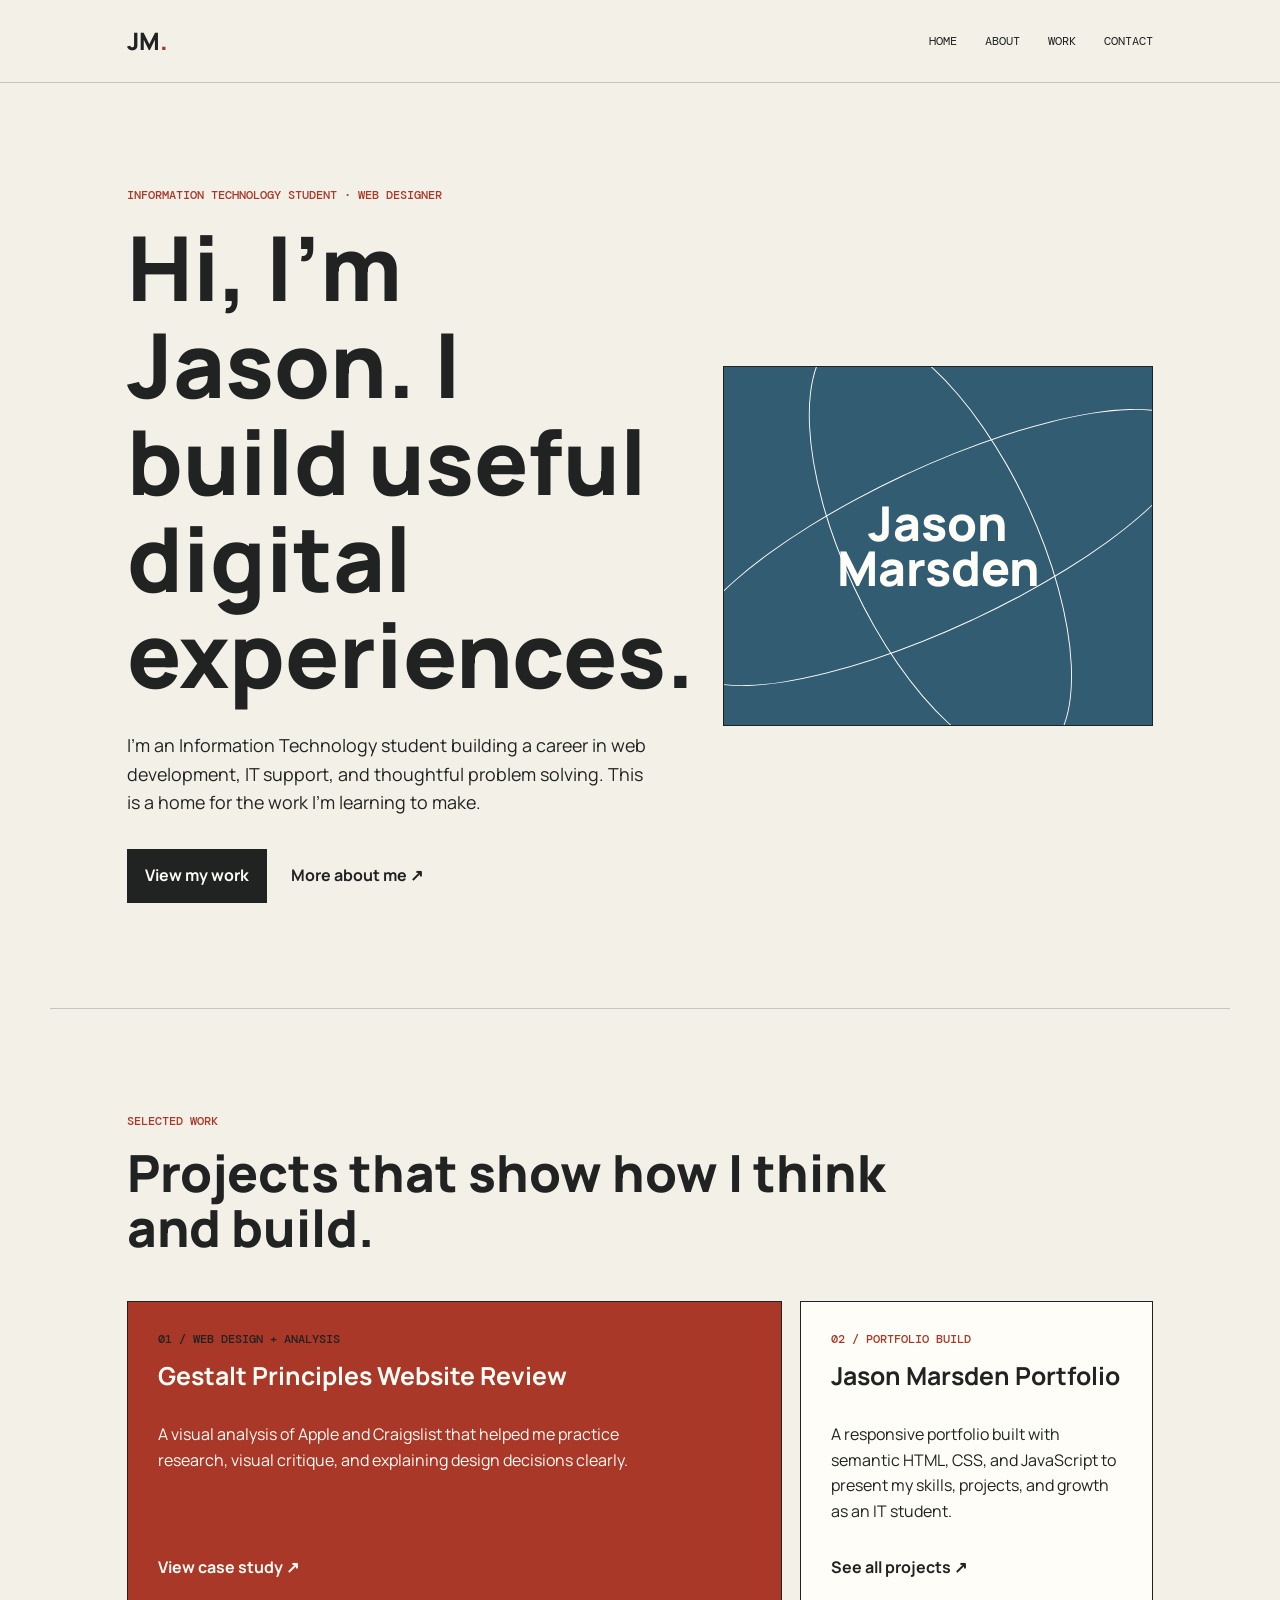
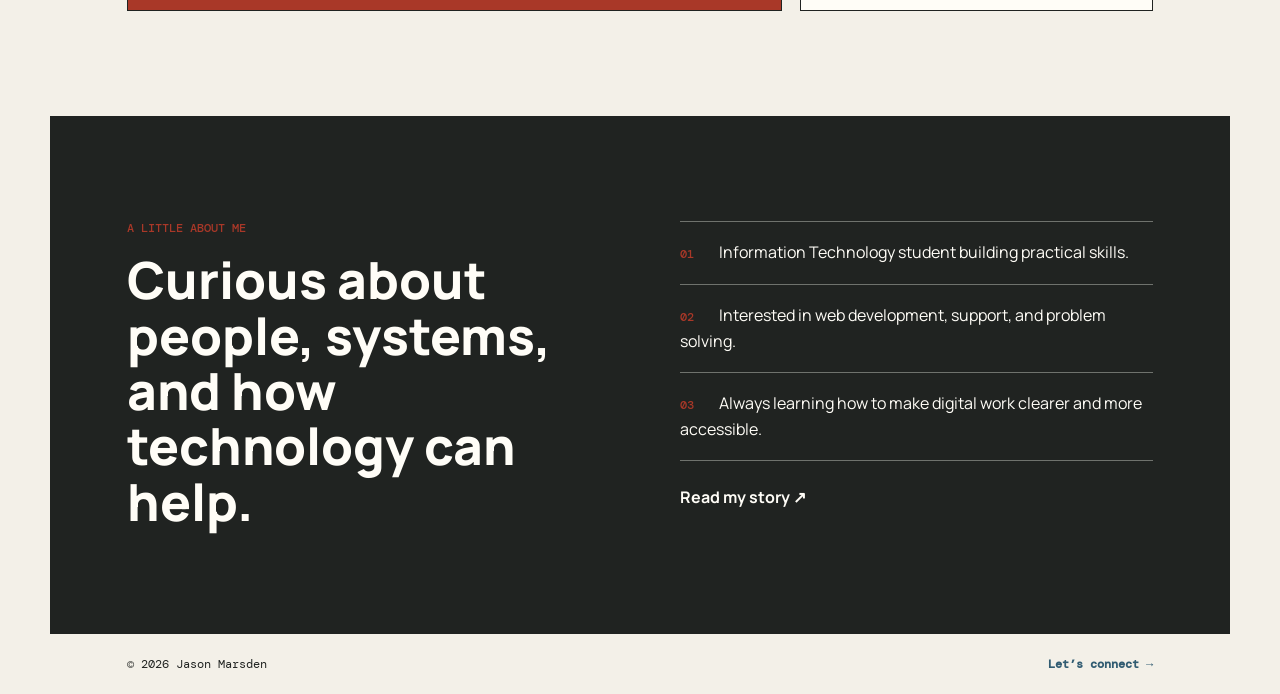
<file: index.html>
<!DOCTYPE html>
<html lang="en">
  <head>
    <meta charset="UTF-8" />
    <meta name="viewport" content="width=device-width, initial-scale=1.0" />
    <meta name="description" content="Jason Marsden's design and web development portfolio." />
    <title>Jason Marsden | Portfolio</title>
    <link rel="stylesheet" href="styles.css" />
    <script src="script.js" defer></script>
  </head>
  <body>
    <header class="site-header">
      <div class="site-header-inner">
        <a class="brand" href="index.html" aria-label="Jason Marsden home">JM<span>.</span></a>
        <button class="nav-toggle" type="button" aria-expanded="false" aria-controls="primary-nav">Menu</button>
        <nav id="primary-nav" aria-label="Primary navigation">
          <a href="index.html" aria-current="page">Home</a>
          <a href="about.html">About</a>
          <a href="projects.html">Work</a>
          <a href="contact.html">Contact</a>
        </nav>
      </div>
    </header>

    <main>
      <section class="hero" aria-labelledby="intro-title">
        <div class="hero-copy">
          <p class="eyebrow">Information technology student · web designer</p>
          <h1 id="intro-title">Hi, I’m Jason. I build useful digital experiences.</h1>
          <p class="hero-summary">I’m an Information Technology student building a career in web development, IT support, and thoughtful problem solving. This is a home for the work I’m learning to make.</p>
          <div class="hero-actions">
            <a class="button button-primary" href="projects.html">View my work</a>
            <a class="text-link" href="about.html">More about me <span aria-hidden="true">↗</span></a>
          </div>
        </div>
        <div class="hero-mark" aria-label="Abstract composition representing connected ideas" role="img">
          <div class="orbit orbit-one"></div>
          <div class="orbit orbit-two"></div>
          <div class="mark-core">Jason<br />Marsden</div>
        </div>
      </section>

      <section id="work" class="work-section" aria-labelledby="work-title">
        <div class="section-heading">
          <p class="eyebrow">Selected work</p>
          <h2 id="work-title">Projects that show how I think and build.</h2>
        </div>
        <div class="project-grid">
          <article class="project-card project-card-featured">
            <p class="project-number">01 / Web design + analysis</p>
            <h3>Gestalt Principles Website Review</h3>
            <p>A visual analysis of Apple and Craigslist that helped me practice research, visual critique, and explaining design decisions clearly.</p>
            <a class="card-link" href="gestalt-report.html">View case study <span aria-hidden="true">↗</span></a>
          </article>
          <article class="project-card project-card-secondary">
            <p class="project-number">02 / Portfolio build</p>
            <h3>Jason Marsden Portfolio</h3>
            <p>A responsive portfolio built with semantic HTML, CSS, and JavaScript to present my skills, projects, and growth as an IT student.</p>
            <a class="card-link" href="projects.html">See all projects <span aria-hidden="true">↗</span></a>
          </article>
        </div>
      </section>

      <section class="about-section" aria-labelledby="about-title">
        <div>
          <p class="eyebrow">A little about me</p>
          <h2 id="about-title">Curious about people, systems, and how technology can help.</h2>
        </div>
        <div class="principles">
          <p><strong>01</strong> Information Technology student building practical skills.</p>
          <p><strong>02</strong> Interested in web development, support, and problem solving.</p>
          <p><strong>03</strong> Always learning how to make digital work clearer and more accessible.</p>
          <a class="about-link" href="about.html">Read my story <span aria-hidden="true">↗</span></a>
        </div>
      </section>
    </main>

    <footer class="site-footer">
      <p>© 2026 Jason Marsden</p>
      <a href="contact.html">Let’s connect <span aria-hidden="true">→</span></a>
    </footer>
  </body>
</html>
</file>
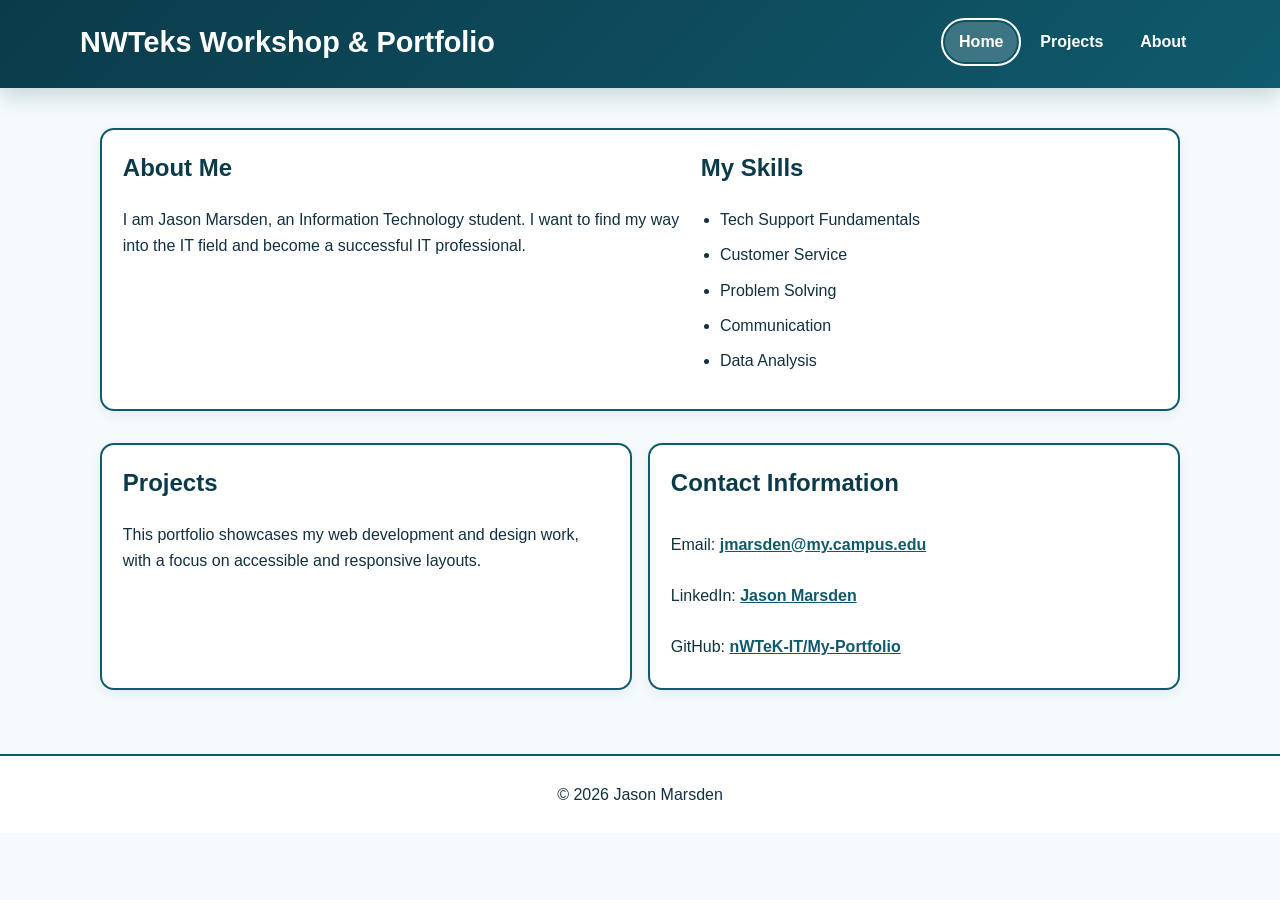
<file: .vscode/index.html>
<!DOCTYPE html>
<html lang="en">
<head>
  <meta charset="UTF-8">
  <meta name="viewport" content="width=device-width, initial-scale=1.0">
  <meta name="description" content="Jason Marsden's accessible IT portfolio and project showcase.">
  <title>My IT Portfolio</title>
  <link rel="stylesheet" href="Scheme.css">
</head>
<body>
  <a class="skip-link" href="#main-content">Skip to main content</a>
  <header class="page-header">
    <div class="header-content">
      <a class="brand-link" href="index.html"><h1>NWTeks Workshop & Portfolio</h1></a>
      <nav class="site-nav" aria-label="Primary">
        <a href="index.html" aria-current="page">Home</a>
        <a href="Projects.html">Projects</a>
        <a href="About.html">About</a>
      </nav>
    </div>
  </header>

  <main id="main-content" class="container">
    <section class="hero-card" aria-labelledby="skills-heading">
      <div>
        <h2 id="skills-heading">About Me</h2>
        <p>I am Jason Marsden, an Information Technology student. I want to find my way into the IT field and become a successful IT professional.</p>
      </div>
      <div>
        <h2>My Skills</h2>
        <ul>
          <li>Tech Support Fundamentals</li>
          <li>Customer Service</li>
          <li>Problem Solving</li>
          <li>Communication</li>
          <li>Data Analysis</li>
        </ul>
      </div>
    </section>

    <section class="content-grid" aria-label="Portfolio highlights">
      <article class="card">
        <h2>Projects</h2>
        <p>This portfolio showcases my web development and design work, with a focus on accessible and responsive layouts.</p>
      </article>
      <article class="card" id="contact" aria-labelledby="contact-heading">
        <h2 id="contact-heading">Contact Information</h2>
        <div class="contact-list">
          <p>Email: <a href="mailto:jmarsden@my.campus.edu" aria-label="Email Jason Marsden">jmarsden@my.campus.edu</a></p>
          <p>LinkedIn: <a href="https://www.linkedin.com/in/jason-marsden-1817a7401/" target="_blank" rel="noreferrer" aria-label="Visit Jason Marsden on LinkedIn">Jason Marsden</a></p>
          <p>GitHub: <a href="https://github.com/nWTeK-IT/My-Portfolio" target="_blank" rel="noreferrer" aria-label="Visit Jason's GitHub portfolio">nWTeK-IT/My-Portfolio</a></p>
        </div>
      </article>
    </section>
  </main>

  <footer>
    <p>© 2026 Jason Marsden</p>
  </footer>
</body>
</html>
</file>
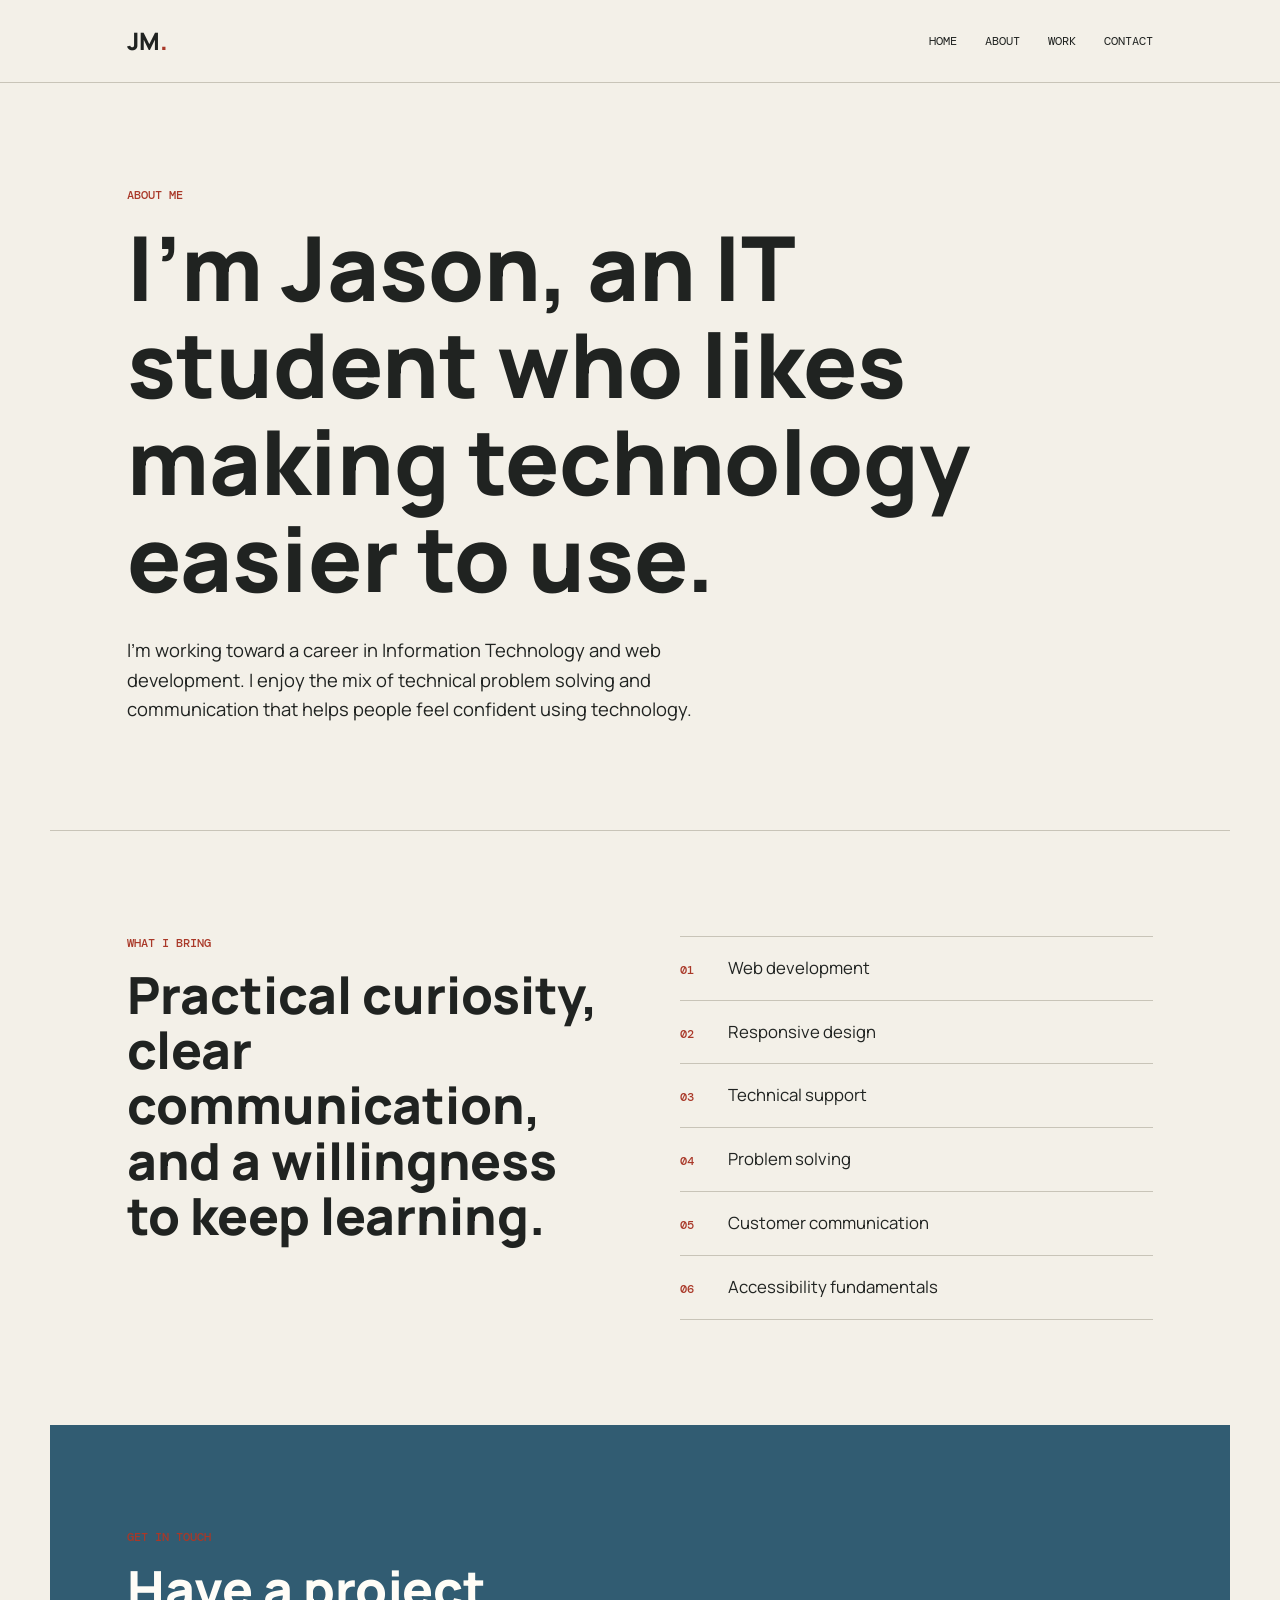
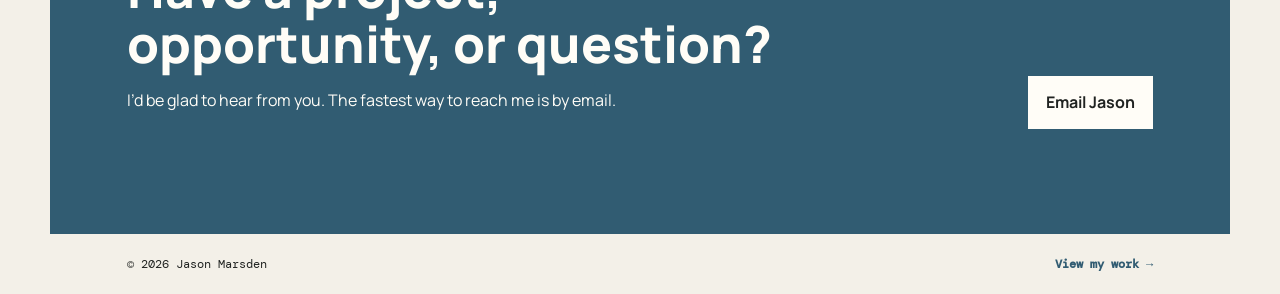
<file: about.html>
<!DOCTYPE html>
<html lang="en">
  <head>
    <meta charset="UTF-8" />
    <meta name="viewport" content="width=device-width, initial-scale=1.0" />
    <meta name="description" content="Learn about Jason Marsden, an Information Technology student and web designer." />
    <title>About Jason | Jason Marsden</title>
    <link rel="stylesheet" href="styles.css" />
    <script src="script.js" defer></script>
  </head>
  <body>
    <header class="site-header">
      <div class="site-header-inner">
        <a class="brand" href="index.html" aria-label="Jason Marsden home">JM<span>.</span></a>
        <button class="nav-toggle" type="button" aria-expanded="false" aria-controls="primary-nav">Menu</button>
        <nav id="primary-nav" aria-label="Primary navigation">
          <a href="index.html">Home</a>
          <a href="about.html" aria-current="page">About</a>
          <a href="projects.html">Work</a>
          <a href="contact.html">Contact</a>
        </nav>
      </div>
    </header>

    <main>
      <section class="page-intro" aria-labelledby="about-title">
        <p class="eyebrow">About me</p>
        <h1 id="about-title">I’m Jason, an IT student who likes making technology easier to use.</h1>
        <p class="intro-copy">I’m working toward a career in Information Technology and web development. I enjoy the mix of technical problem solving and communication that helps people feel confident using technology.</p>
      </section>

      <section class="about-content" aria-label="About Jason">
        <div>
          <p class="eyebrow">What I bring</p>
          <h2>Practical curiosity, clear communication, and a willingness to keep learning.</h2>
        </div>
        <div class="skill-list">
          <p><strong>01</strong> Web development</p>
          <p><strong>02</strong> Responsive design</p>
          <p><strong>03</strong> Technical support</p>
          <p><strong>04</strong> Problem solving</p>
          <p><strong>05</strong> Customer communication</p>
          <p><strong>06</strong> Accessibility fundamentals</p>
        </div>
      </section>

      <section id="contact" class="contact-section" aria-labelledby="contact-title">
        <div>
          <p class="eyebrow">Get in touch</p>
          <h2 id="contact-title">Have a project, opportunity, or question?</h2>
          <p>I’d be glad to hear from you. The fastest way to reach me is by email.</p>
        </div>
        <a class="button button-primary" href="mailto:jmarsden@my.campus.edu">Email Jason</a>
      </section>
    </main>

    <footer class="site-footer">
      <p>© 2026 Jason Marsden</p>
      <a href="projects.html">View my work <span aria-hidden="true">→</span></a>
    </footer>
  </body>
</html>
</file>
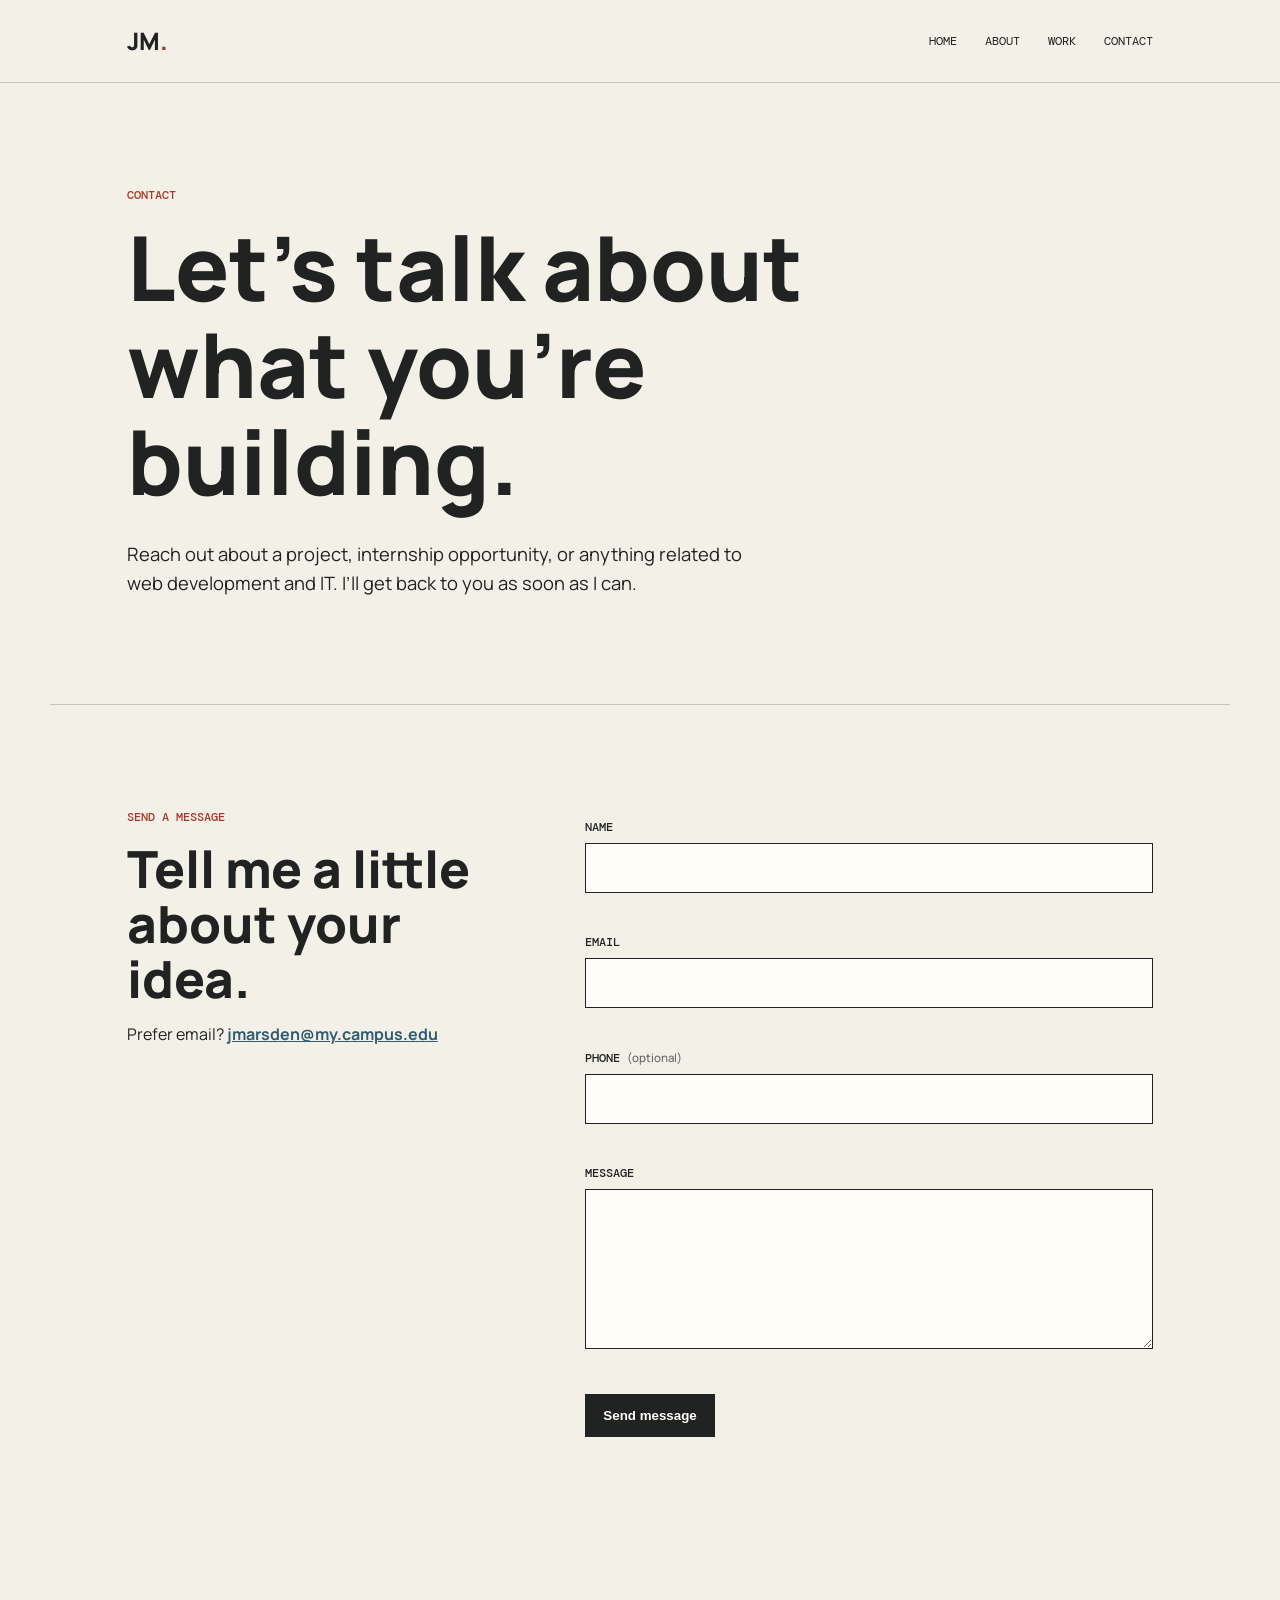
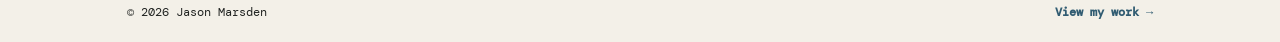
<file: contact.html>
<!DOCTYPE html>
<html lang="en">
  <head>
    <meta charset="UTF-8" />
    <meta name="viewport" content="width=device-width, initial-scale=1.0" />
    <meta name="description" content="Contact Jason Marsden about projects, opportunities, and technology." />
    <title>Contact | Jason Marsden</title>
    <link rel="stylesheet" href="styles.css" />
    <script src="script.js" defer></script>
  </head>
  <body>
    <header class="site-header">
      <div class="site-header-inner">
        <a class="brand" href="index.html" aria-label="Jason Marsden home">JM<span>.</span></a>
        <button class="nav-toggle" type="button" aria-expanded="false" aria-controls="primary-nav">Menu</button>
        <nav id="primary-nav" aria-label="Primary navigation">
          <a href="index.html">Home</a>
          <a href="about.html">About</a>
          <a href="projects.html">Work</a>
          <a href="contact.html" aria-current="page">Contact</a>
        </nav>
      </div>
    </header>

    <main>
      <section class="page-intro" aria-labelledby="contact-page-title">
        <p class="eyebrow">Contact</p>
        <h1 id="contact-page-title">Let’s talk about what you’re building.</h1>
        <p class="intro-copy">Reach out about a project, internship opportunity, or anything related to web development and IT. I’ll get back to you as soon as I can.</p>
      </section>

      <section class="contact-form-section" aria-labelledby="form-title">
        <div>
          <p class="eyebrow">Send a message</p>
          <h2 id="form-title">Tell me a little about your idea.</h2>
          <p class="contact-direct">Prefer email? <a href="mailto:jmarsden@my.campus.edu">jmarsden@my.campus.edu</a></p>
        </div>
        <form id="contact-form" class="portfolio-form" novalidate>
          <label for="name">Name</label>
          <input id="name" name="name" type="text" autocomplete="name" aria-describedby="name-error" required />
          <p id="name-error" class="form-error" aria-live="polite"></p>

          <label for="email">Email</label>
          <input id="email" name="email" type="email" autocomplete="email" aria-describedby="email-error" required />
          <p id="email-error" class="form-error" aria-live="polite"></p>

          <label for="phone">Phone <span>(optional)</span></label>
          <input id="phone" name="phone" type="tel" autocomplete="tel" aria-describedby="phone-error" />
          <p id="phone-error" class="form-error" aria-live="polite"></p>

          <label for="message">Message</label>
          <textarea id="message" name="message" rows="6" aria-describedby="message-error" required></textarea>
          <p id="message-error" class="form-error" aria-live="polite"></p>

          <button class="button button-primary" type="submit">Send message</button>
          <p id="form-success" class="form-success" aria-live="polite"></p>
        </form>
      </section>
    </main>

    <footer class="site-footer">
      <p>© 2026 Jason Marsden</p>
      <a href="projects.html">View my work <span aria-hidden="true">→</span></a>
    </footer>
  </body>
</html>
</file>
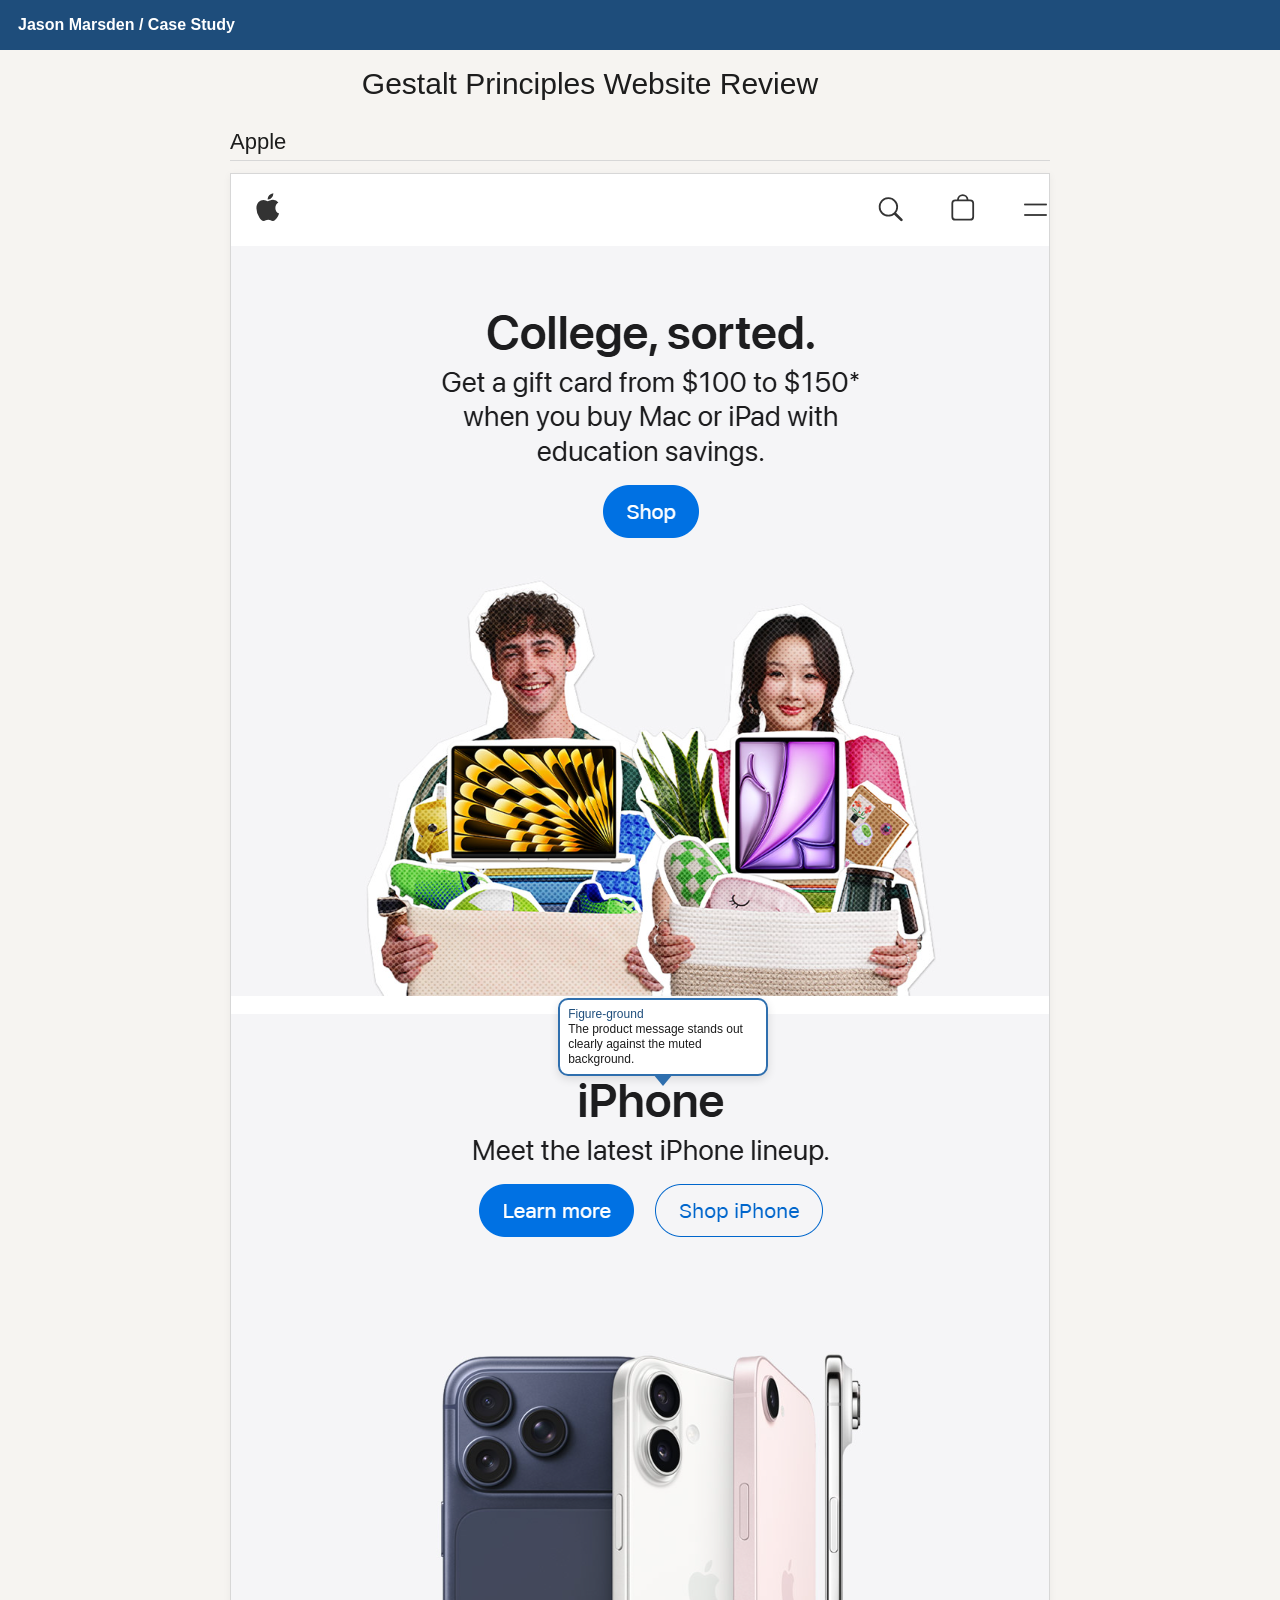
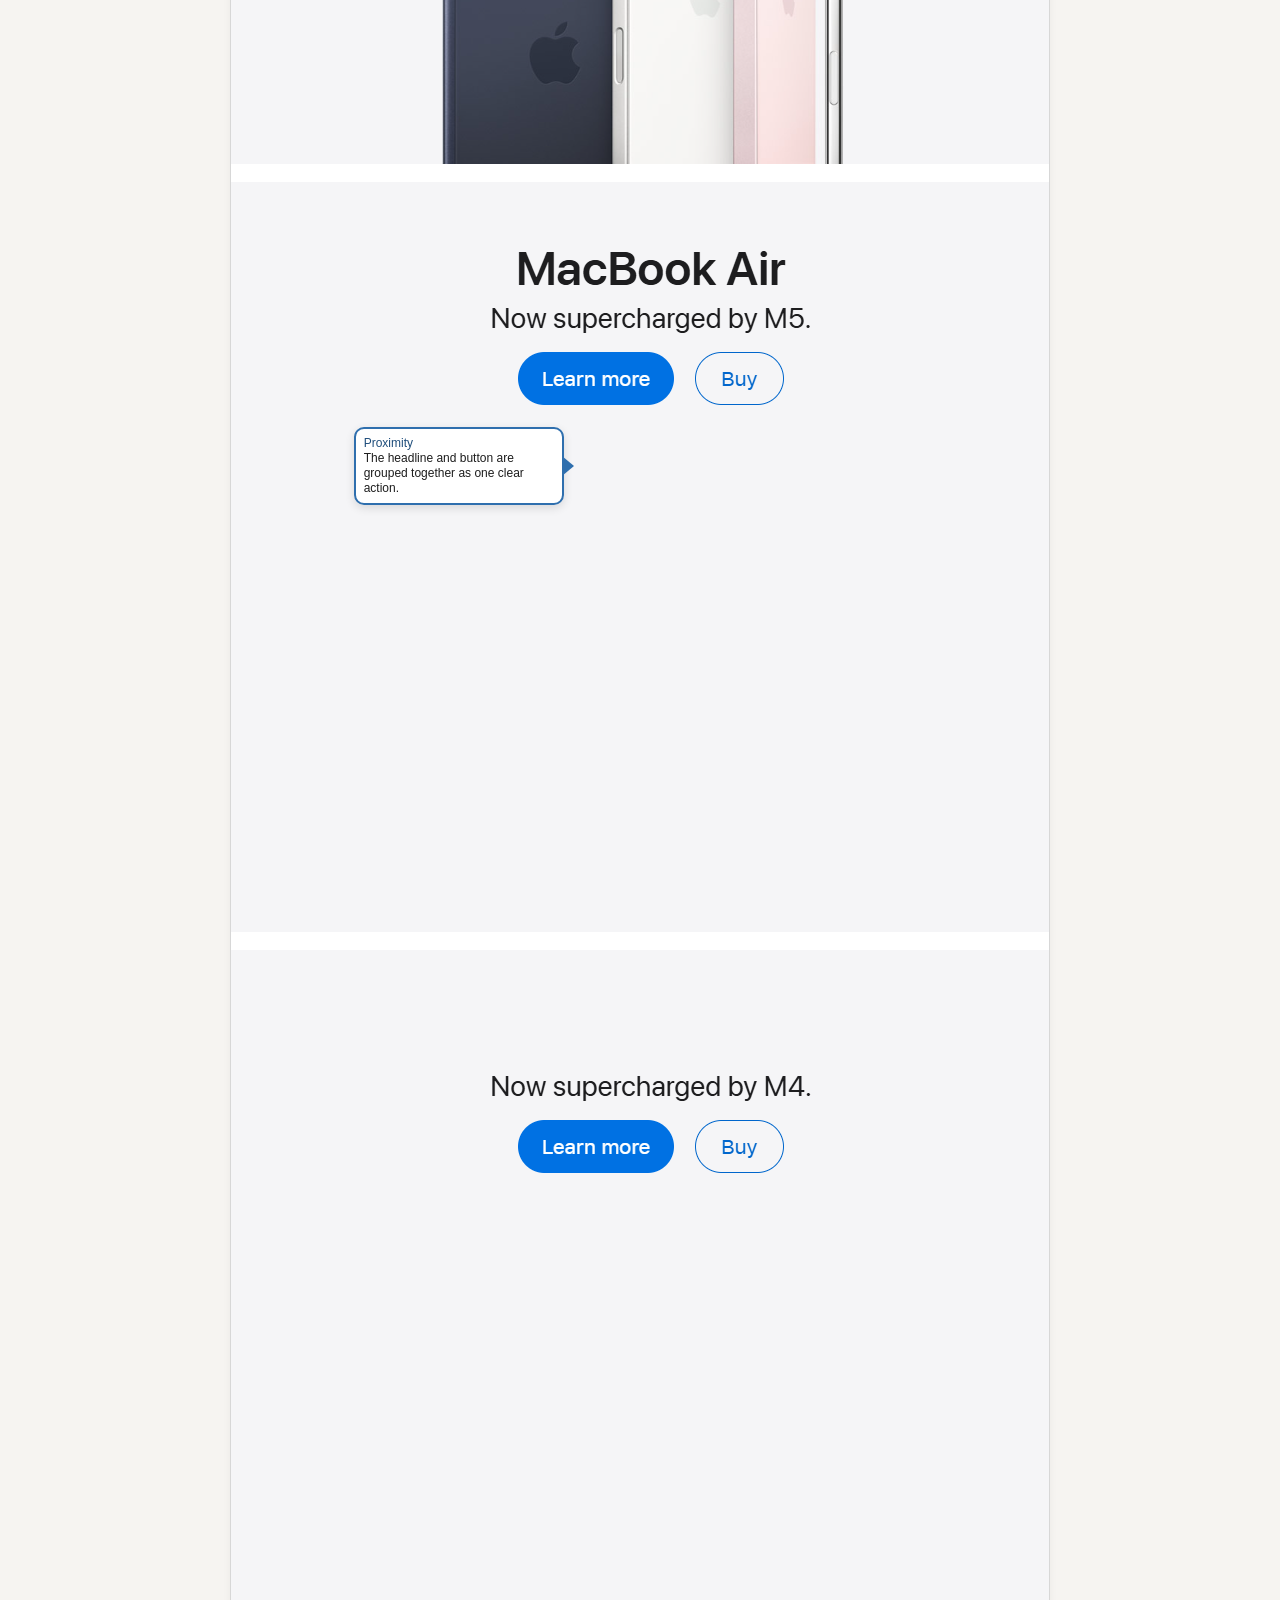
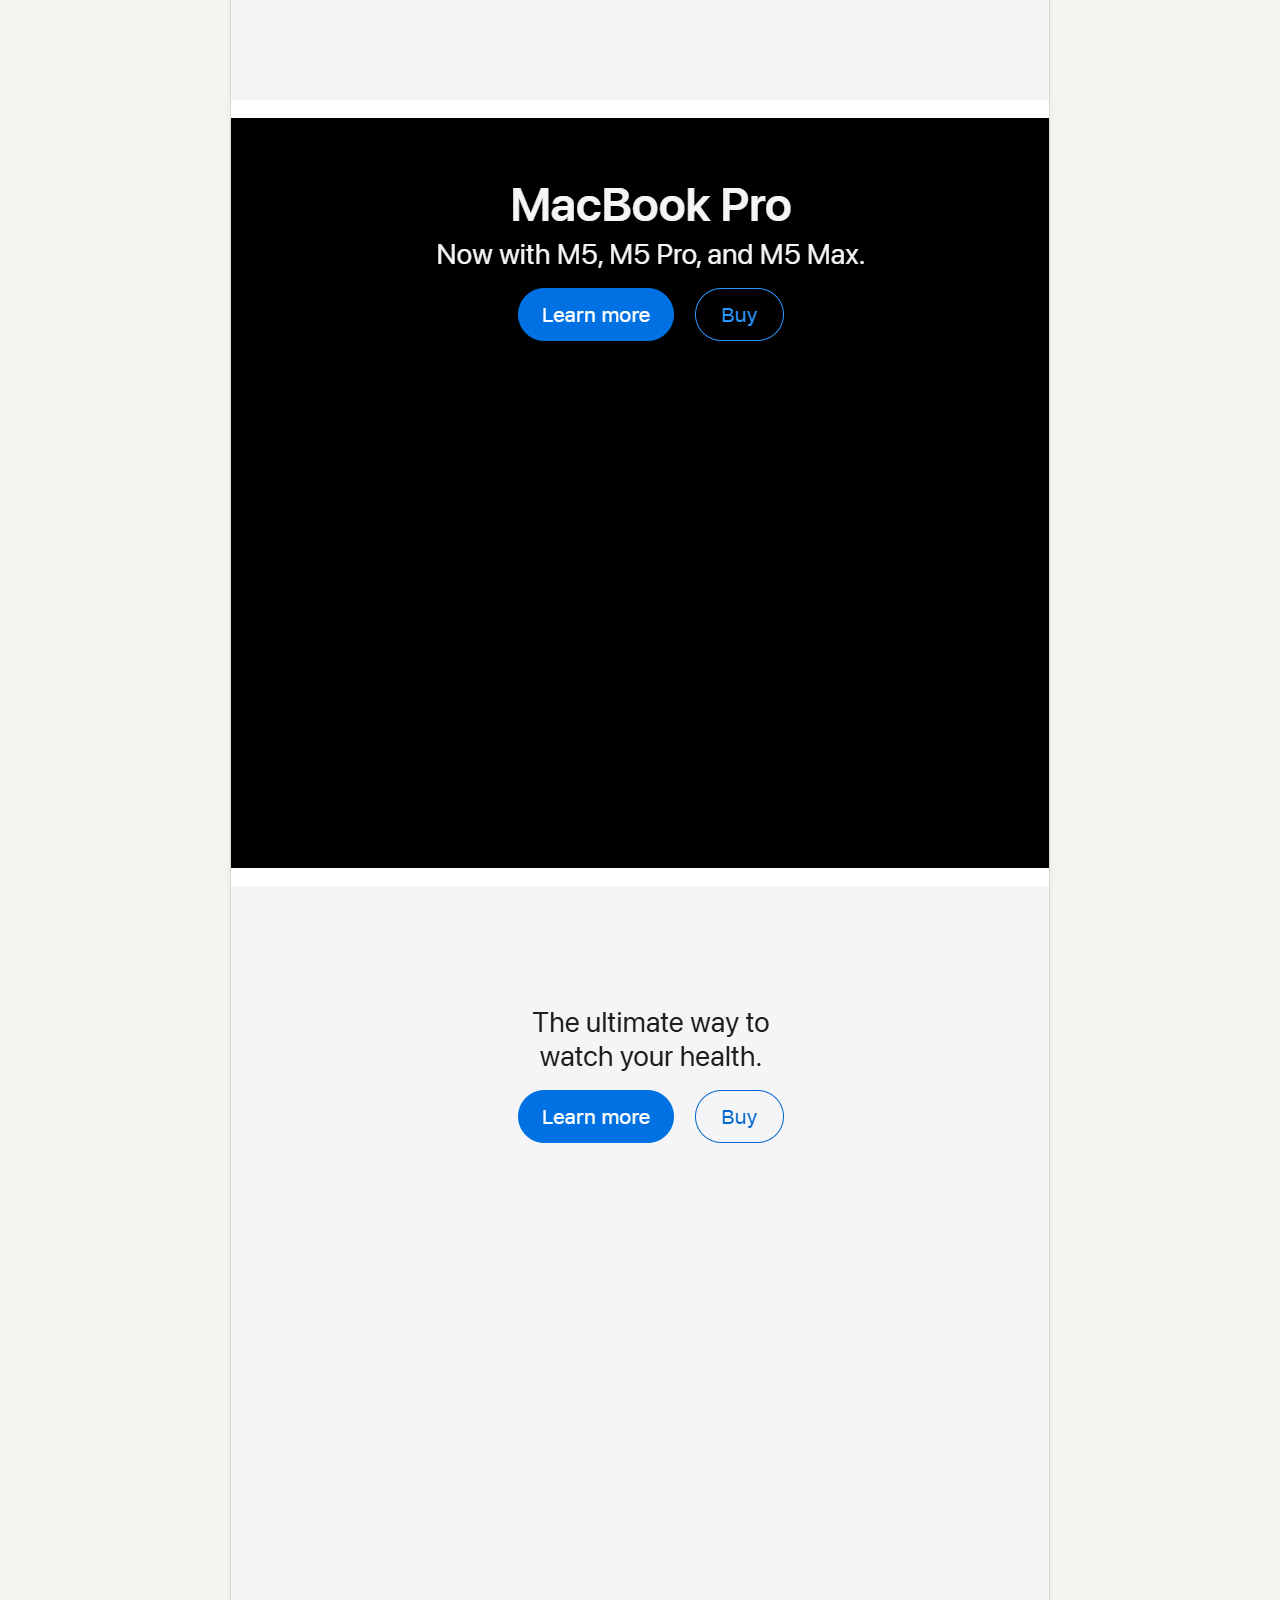
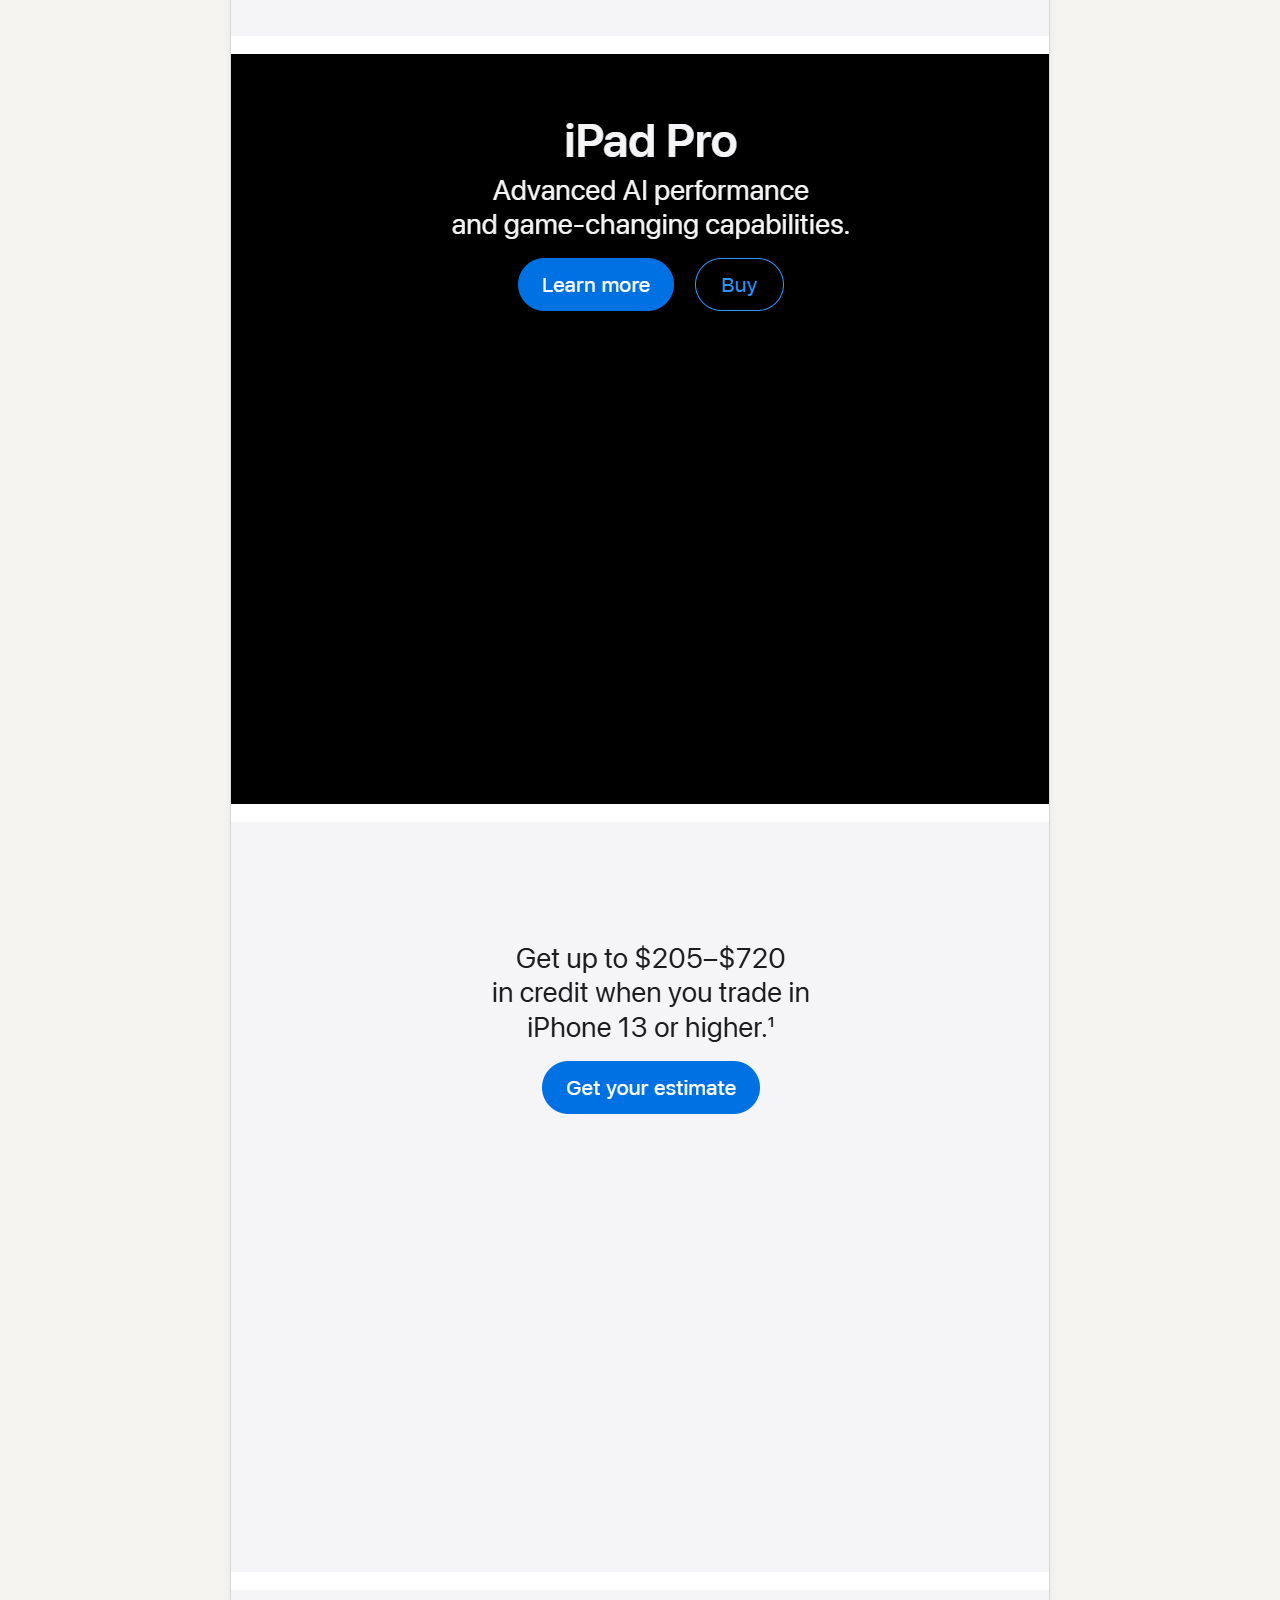
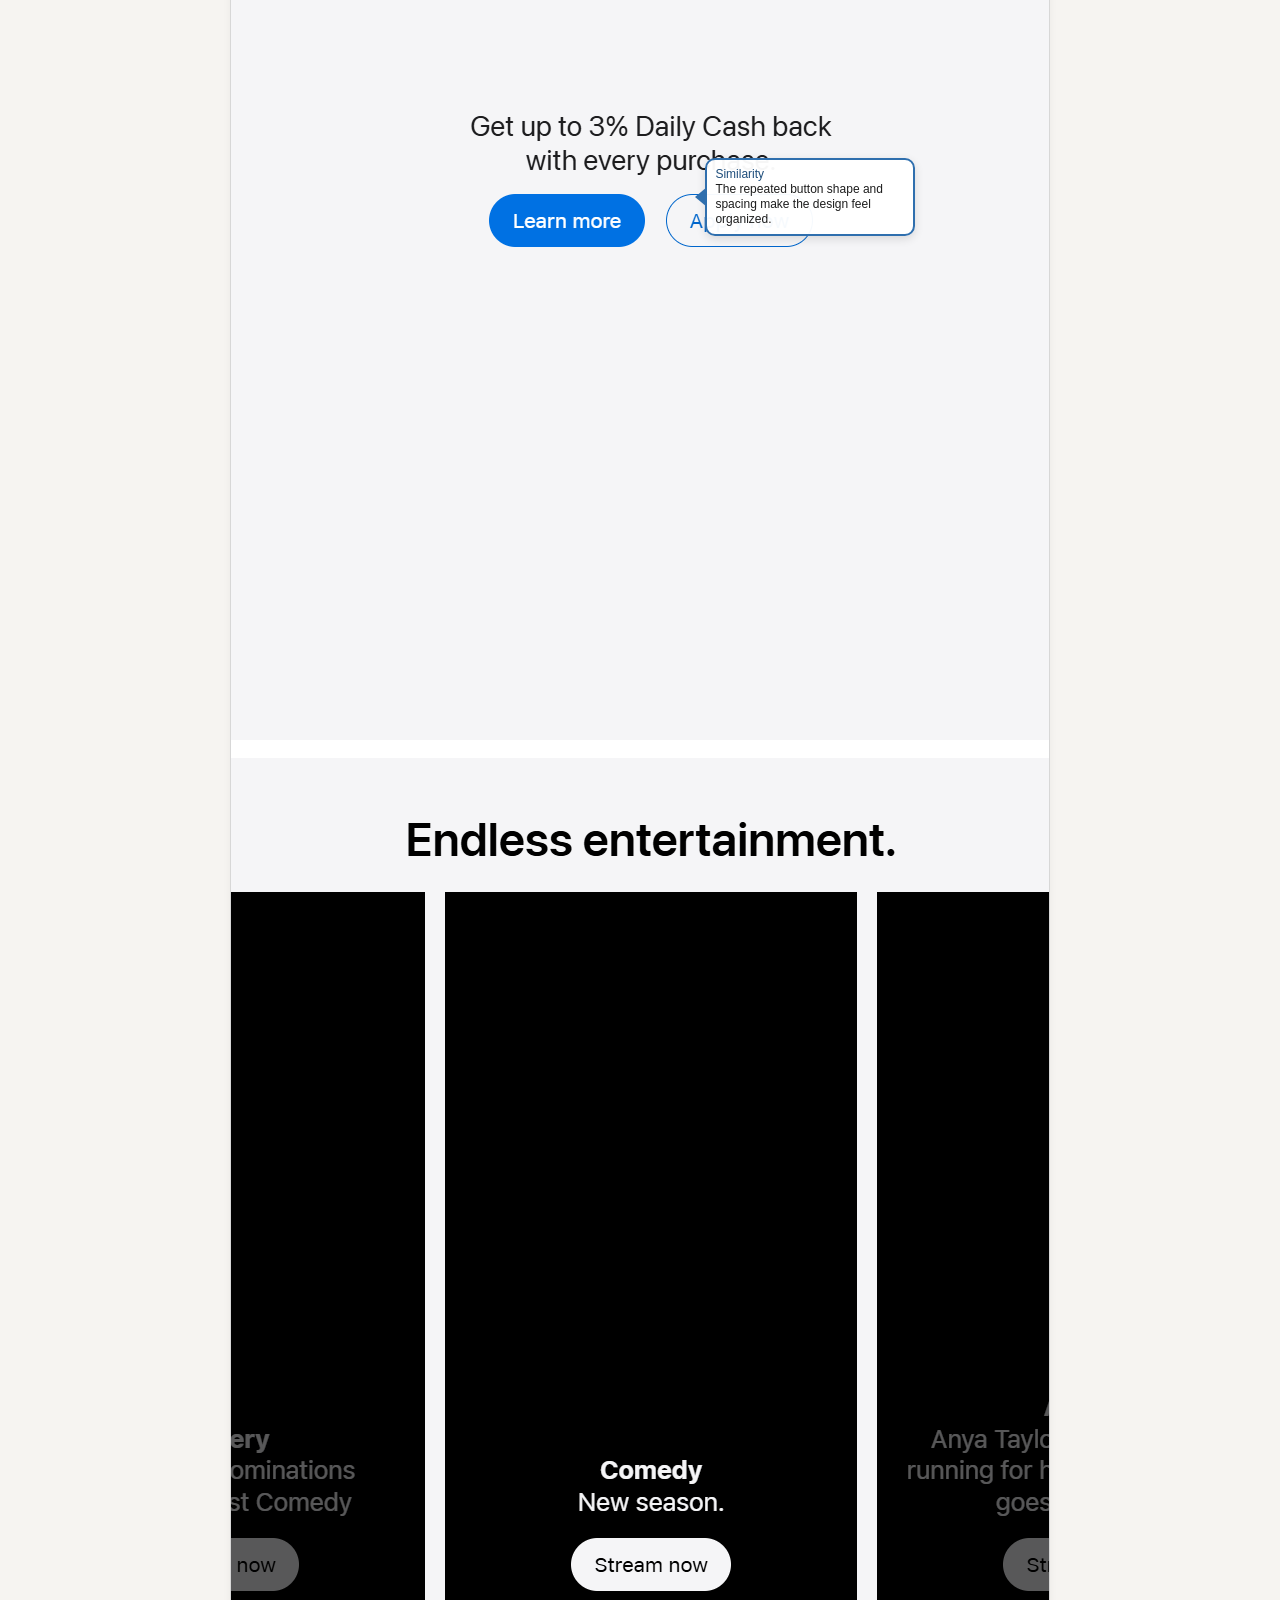
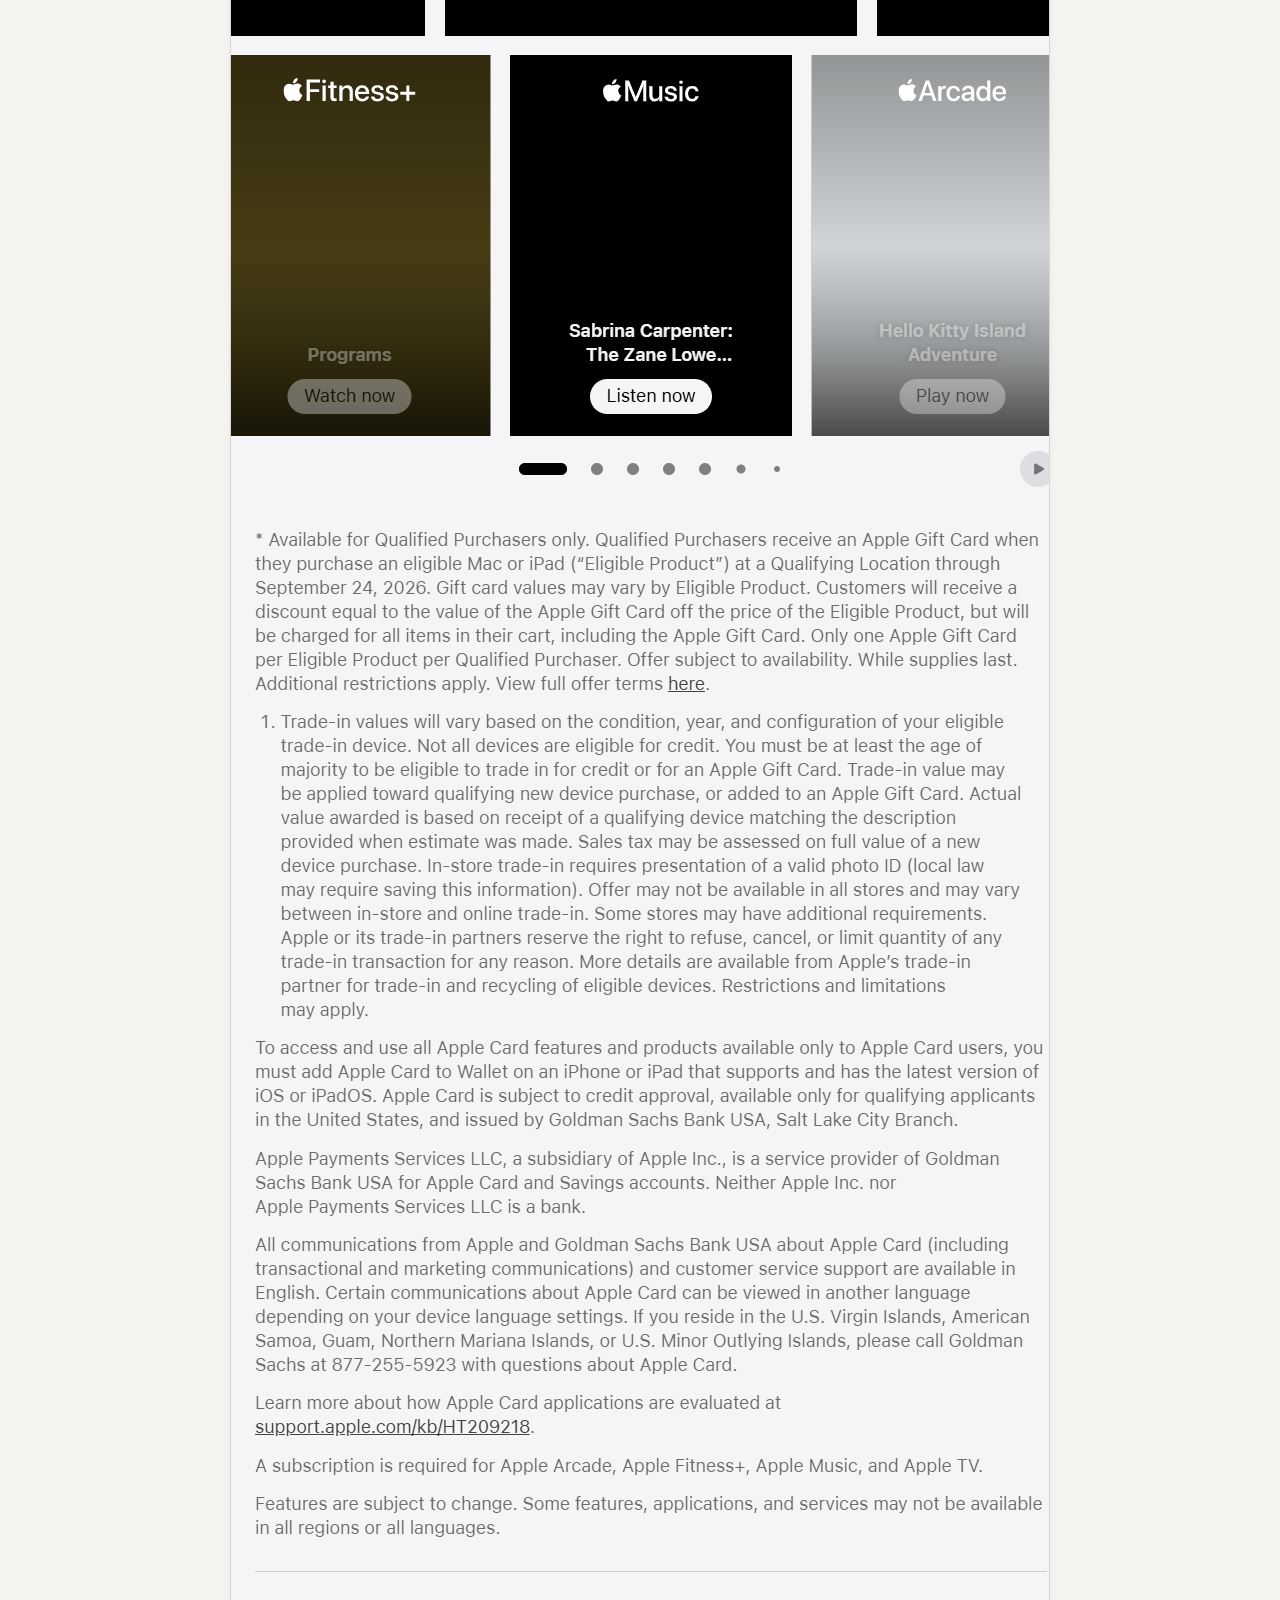
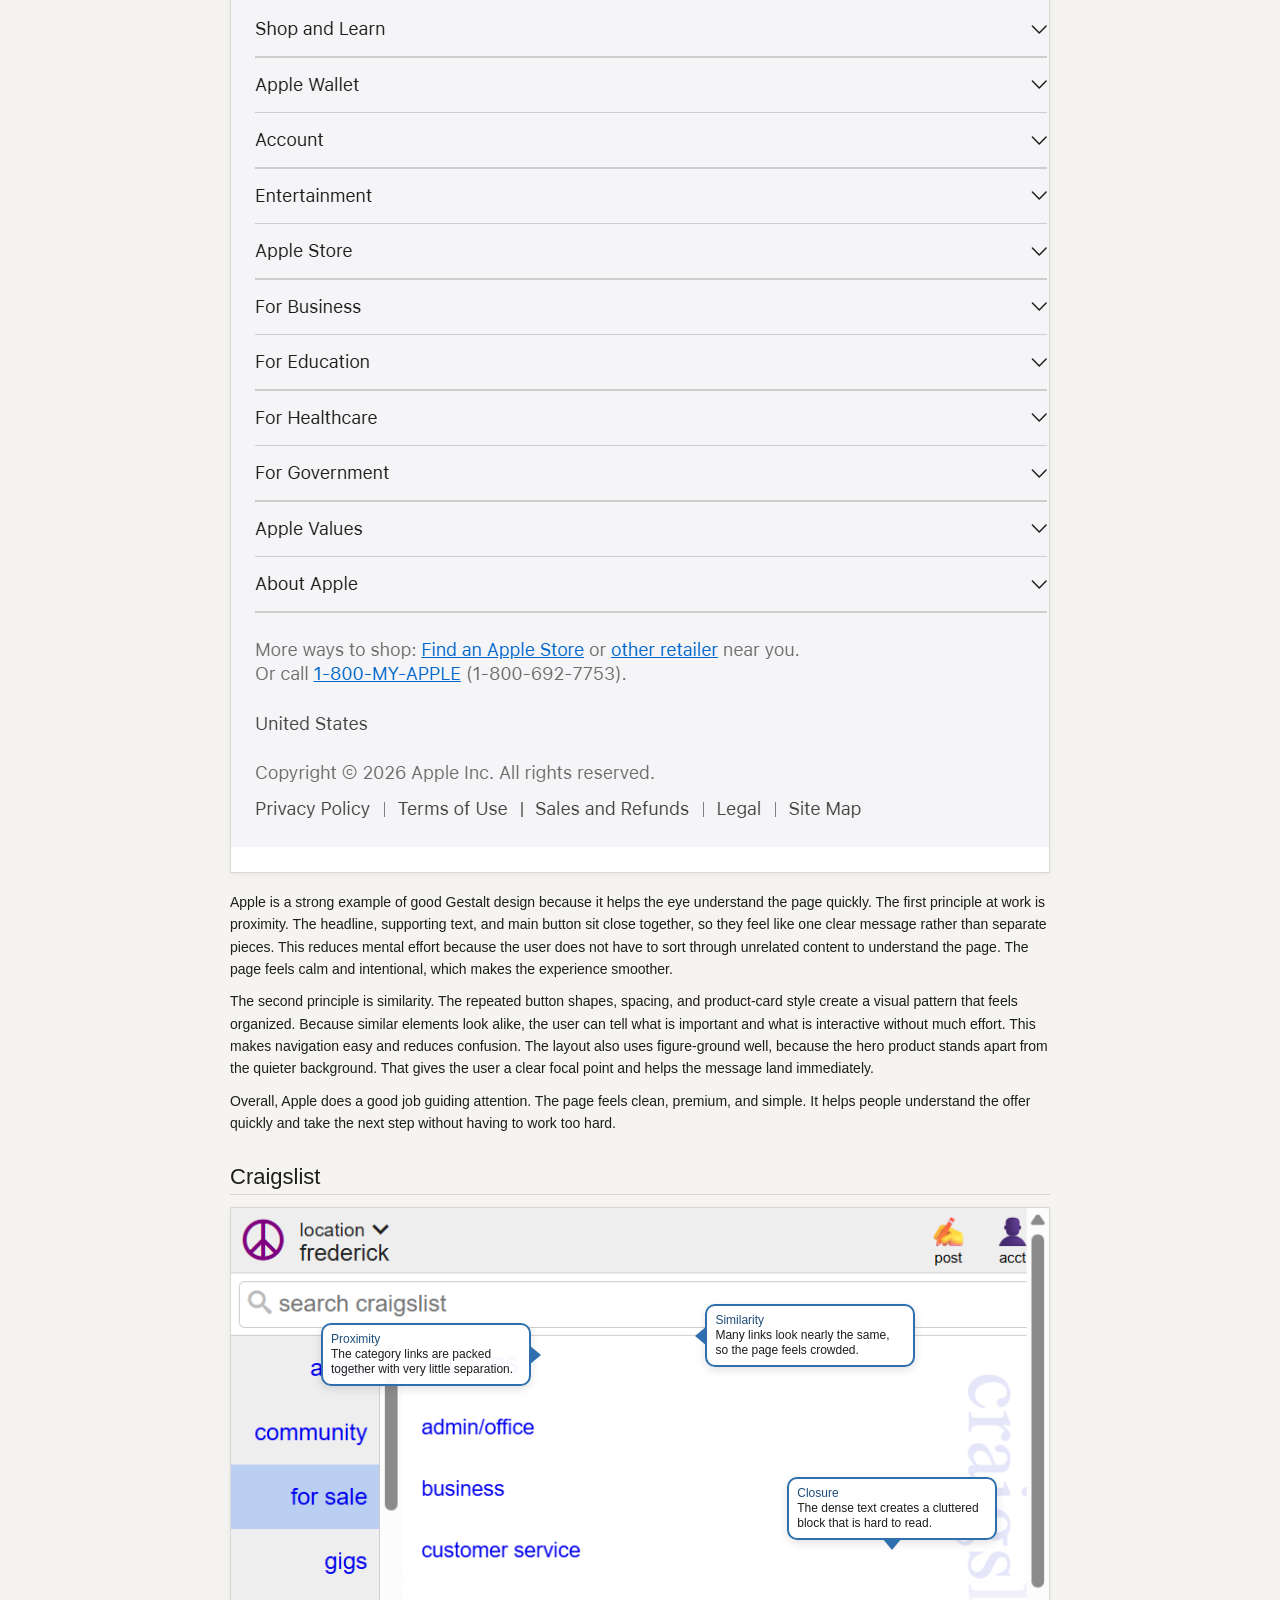
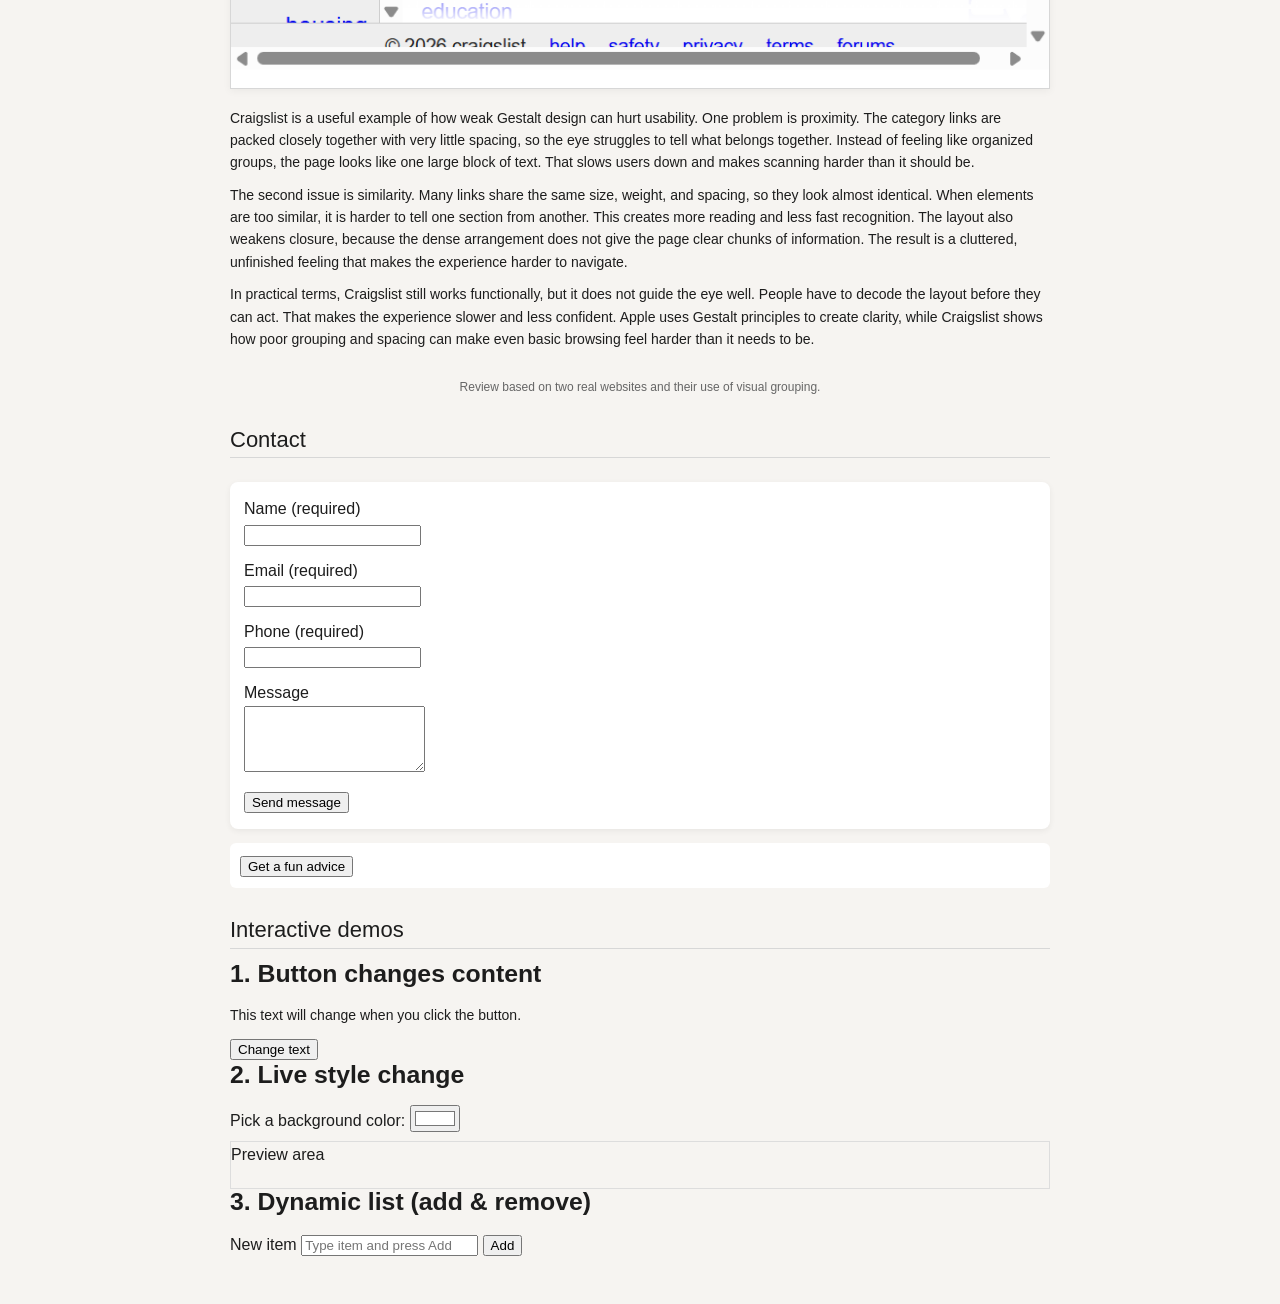
<file: gestalt-report.html>
﻿<!DOCTYPE html>
<html lang="en">
  <head>
    <meta charset="UTF-8" />
    <meta name="viewport" content="width=device-width, initial-scale=1.0" />
    <title>Gestalt Website Review</title>
    <link rel="stylesheet" href="styles.css" />
    <style>
      @page {
        margin: 0.7in;
        size: A4 portrait;
      }

      body {
        margin: 0;
        padding: 0;
        background: #f6f4f1;
        color: #1d1d1d;
        font-family: Arial, Helvetica, sans-serif;
        line-height: 1.6;
      }

      .page {
        max-width: 820px;
        margin: 0 auto;
        padding: 18px 0 30px;
      }

      h1 {
        text-align: center;
        margin: 0 0 22px;
        font-size: 30px;
        font-weight: normal;
      }

      h2 {
        margin: 30px 0 12px;
        padding-bottom: 6px;
        border-bottom: 1px solid #d7d7d7;
        font-size: 22px;
        font-weight: normal;
      }

      .image-box {
        position: relative;
        margin: 12px 0 18px;
        border: 1px solid #d7d7d7;
        background: #fff;
        box-shadow: 0 2px 8px rgba(0,0,0,0.05);
      }

      .image-box img {
        display: block;
        width: 100%;
        height: auto;
      }

      .callout {
        position: absolute;
        z-index: 2;
        max-width: 210px;
        background: rgba(255,255,255,0.96);
        border: 2px solid #2f6fae;
        border-radius: 10px;
        padding: 7px 8px;
        font-size: 12px;
        line-height: 1.25;
        box-shadow: 0 3px 10px rgba(0,0,0,0.12);
      }

      .callout::after {
        content: "";
        position: absolute;
        width: 0;
        height: 0;
        border-style: solid;
      }

      .callout.left::after {
        right: -12px;
        top: 50%;
        transform: translateY(-50%);
        border-width: 10px 0 10px 12px;
        border-color: transparent transparent transparent #2f6fae;
      }

      .callout.right::after {
        left: -12px;
        top: 50%;
        transform: translateY(-50%);
        border-width: 10px 12px 10px 0;
        border-color: transparent #2f6fae transparent transparent;
      }

      .callout.top::after {
        left: 50%;
        bottom: -12px;
        transform: translateX(-50%);
        border-width: 12px 10px 0 10px;
        border-color: #2f6fae transparent transparent transparent;
      }

      .label {
        color: #1e4d7b;
      }

      p {
        margin: 10px 0;
        font-size: 14px;
      }

      .footer {
        margin-top: 28px;
        text-align: center;
        font-size: 12px;
        color: #666;
      }

      /* Simple header / nav + form styles for interactions */
      header {
        background: #1e4d7b;
        color: #fff;
        padding: 12px 18px;
      }

      .site-brand {
        display: flex;
        align-items: center;
        justify-content: space-between;
        gap: 12px;
      }

      .nav-toggle {
        background: transparent;
        border: 2px solid #fff;
        color: #fff;
        padding: 6px 8px;
        border-radius: 6px;
      }

      nav.primary {
        margin-top: 8px;
        display: none;
        gap: 12px;
      }

      nav.primary a {
        color: #fff;
        text-decoration: none;
        padding: 6px 8px;
        display: inline-block;
      }

      nav.primary.show {
        display: flex;
      }

      .contact-form {
        margin-top: 24px;
        background: #fff;
        padding: 14px;
        border-radius: 8px;
        box-shadow: 0 2px 6px rgba(0,0,0,0.06);
      }

      .field {
        margin-bottom: 10px;
      }

      .error {
        color: #b00020;
        font-size: 13px;
      }

      .api-box {
        margin-top: 14px;
        padding: 10px;
        background: #fff;
        border-radius: 6px;
      }
    </style>
  </head>
  <body>
    <header>
      <div class="site-brand">
        <strong>Jason Marsden / Case Study</strong>
        <div>
          <button class="nav-toggle" aria-expanded="false" aria-controls="primary-nav">Menu</button>
        </div>
      </div>
      <nav id="primary-nav" class="primary" aria-hidden="true">
        <a href="index.html">Home</a>
        <a href="about.html">About</a>
        <a href="projects.html">Work</a>
        <a href="contact.html">Contact</a>
      </nav>
    </header>
    <main class="page">
      <h1>Gestalt Principles Website Review</h1>

      <h2>Apple</h2>
      <div class="image-box">
        <img src="apple_manual.png" alt="Apple homepage screenshot" />
        <div class="callout left" style="left: 15%; top: 18%;"><span class="label">Proximity</span><br />The headline and button are grouped together as one clear action.</div>
        <div class="callout right" style="left: 58%; top: 62%;"><span class="label">Similarity</span><br />The repeated button shape and spacing make the design feel organized.</div>
        <div class="callout top" style="left: 40%; top: 8%;"><span class="label">Figure-ground</span><br />The product message stands out clearly against the muted background.</div>
      </div>

      <p>Apple is a strong example of good Gestalt design because it helps the eye understand the page quickly. The first principle at work is proximity. The headline, supporting text, and main button sit close together, so they feel like one clear message rather than separate pieces. This reduces mental effort because the user does not have to sort through unrelated content to understand the page. The page feels calm and intentional, which makes the experience smoother.</p>

      <p>The second principle is similarity. The repeated button shapes, spacing, and product-card style create a visual pattern that feels organized. Because similar elements look alike, the user can tell what is important and what is interactive without much effort. This makes navigation easy and reduces confusion. The layout also uses figure-ground well, because the hero product stands apart from the quieter background. That gives the user a clear focal point and helps the message land immediately.</p>

      <p>Overall, Apple does a good job guiding attention. The page feels clean, premium, and simple. It helps people understand the offer quickly and take the next step without having to work too hard.</p>

      <h2>Craigslist</h2>
      <div class="image-box">
        <img src="craigslist_manual.png" alt="Craigslist homepage screenshot" />
        <div class="callout left" style="left: 11%; top: 24%;"><span class="label">Proximity</span><br />The category links are packed together with very little separation.</div>
        <div class="callout right" style="left: 58%; top: 20%;"><span class="label">Similarity</span><br />Many links look nearly the same, so the page feels crowded.</div>
        <div class="callout top" style="left: 68%; top: 56%;"><span class="label">Closure</span><br />The dense text creates a cluttered block that is hard to read.</div>
      </div>

      <p>Craigslist is a useful example of how weak Gestalt design can hurt usability. One problem is proximity. The category links are packed closely together with very little spacing, so the eye struggles to tell what belongs together. Instead of feeling like organized groups, the page looks like one large block of text. That slows users down and makes scanning harder than it should be.</p>

      <p>The second issue is similarity. Many links share the same size, weight, and spacing, so they look almost identical. When elements are too similar, it is harder to tell one section from another. This creates more reading and less fast recognition. The layout also weakens closure, because the dense arrangement does not give the page clear chunks of information. The result is a cluttered, unfinished feeling that makes the experience harder to navigate.</p>

      <p>In practical terms, Craigslist still works functionally, but it does not guide the eye well. People have to decode the layout before they can act. That makes the experience slower and less confident. Apple uses Gestalt principles to create clarity, while Craigslist shows how poor grouping and spacing can make even basic browsing feel harder than it needs to be.</p>

      <div class="footer">Review based on two real websites and their use of visual grouping.</div>

      <section id="contact" aria-labelledby="contact-heading">
        <h2 id="contact-heading">Contact</h2>
        <form id="contact-form" class="contact-form" novalidate>
          <div class="field">
            <label for="name">Name (required)</label><br />
            <input id="name" name="name" type="text" required />
            <div id="name-error" class="error" aria-live="polite"></div>
          </div>

          <div class="field">
            <label for="email">Email (required)</label><br />
            <input id="email" name="email" type="email" required />
            <div id="email-error" class="error" aria-live="polite"></div>
          </div>

          <div class="field">
            <label for="phone">Phone (required)</label><br />
            <input id="phone" name="phone" type="tel" required />
            <div id="phone-error" class="error" aria-live="polite"></div>
          </div>

          <div class="field">
            <label for="message">Message</label><br />
            <textarea id="message" name="message" rows="4"></textarea>
            <div id="message-error" class="error" aria-live="polite"></div>
          </div>

          <button type="submit">Send message</button>
          <div id="form-success" aria-live="polite"></div>
        </form>

        <div class="api-box" aria-live="polite">
          <button id="fetch-advice">Get a fun advice</button>
          <div id="advice-output"></div>
        </div>
      </section>

      <section id="interactions" aria-labelledby="interactions-heading">
        <h2 id="interactions-heading">Interactive demos</h2>

        <div class="interaction-block">
          <h3>1. Button changes content</h3>
          <p id="dynamic-text">This text will change when you click the button.</p>
          <button id="change-text-btn">Change text</button>
        </div>

        <div class="interaction-block">
          <h3>2. Live style change</h3>
          <label for="color-picker">Pick a background color:</label>
          <input id="color-picker" type="color" value="#ffffff" />
          <div id="color-preview" style="width:100%;height:48px;border:1px solid #ddd;margin-top:8px;">Preview area</div>
        </div>

        <div class="interaction-block">
          <h3>3. Dynamic list (add & remove)</h3>
          <label for="item-input">New item</label>
          <input id="item-input" type="text" placeholder="Type item and press Add" />
          <button id="add-item">Add</button>
          <ul id="item-list" aria-live="polite"></ul>
        </div>
      </section>
    </main>
    <script src="script.js"></script>
  </body>
</html>
</file>
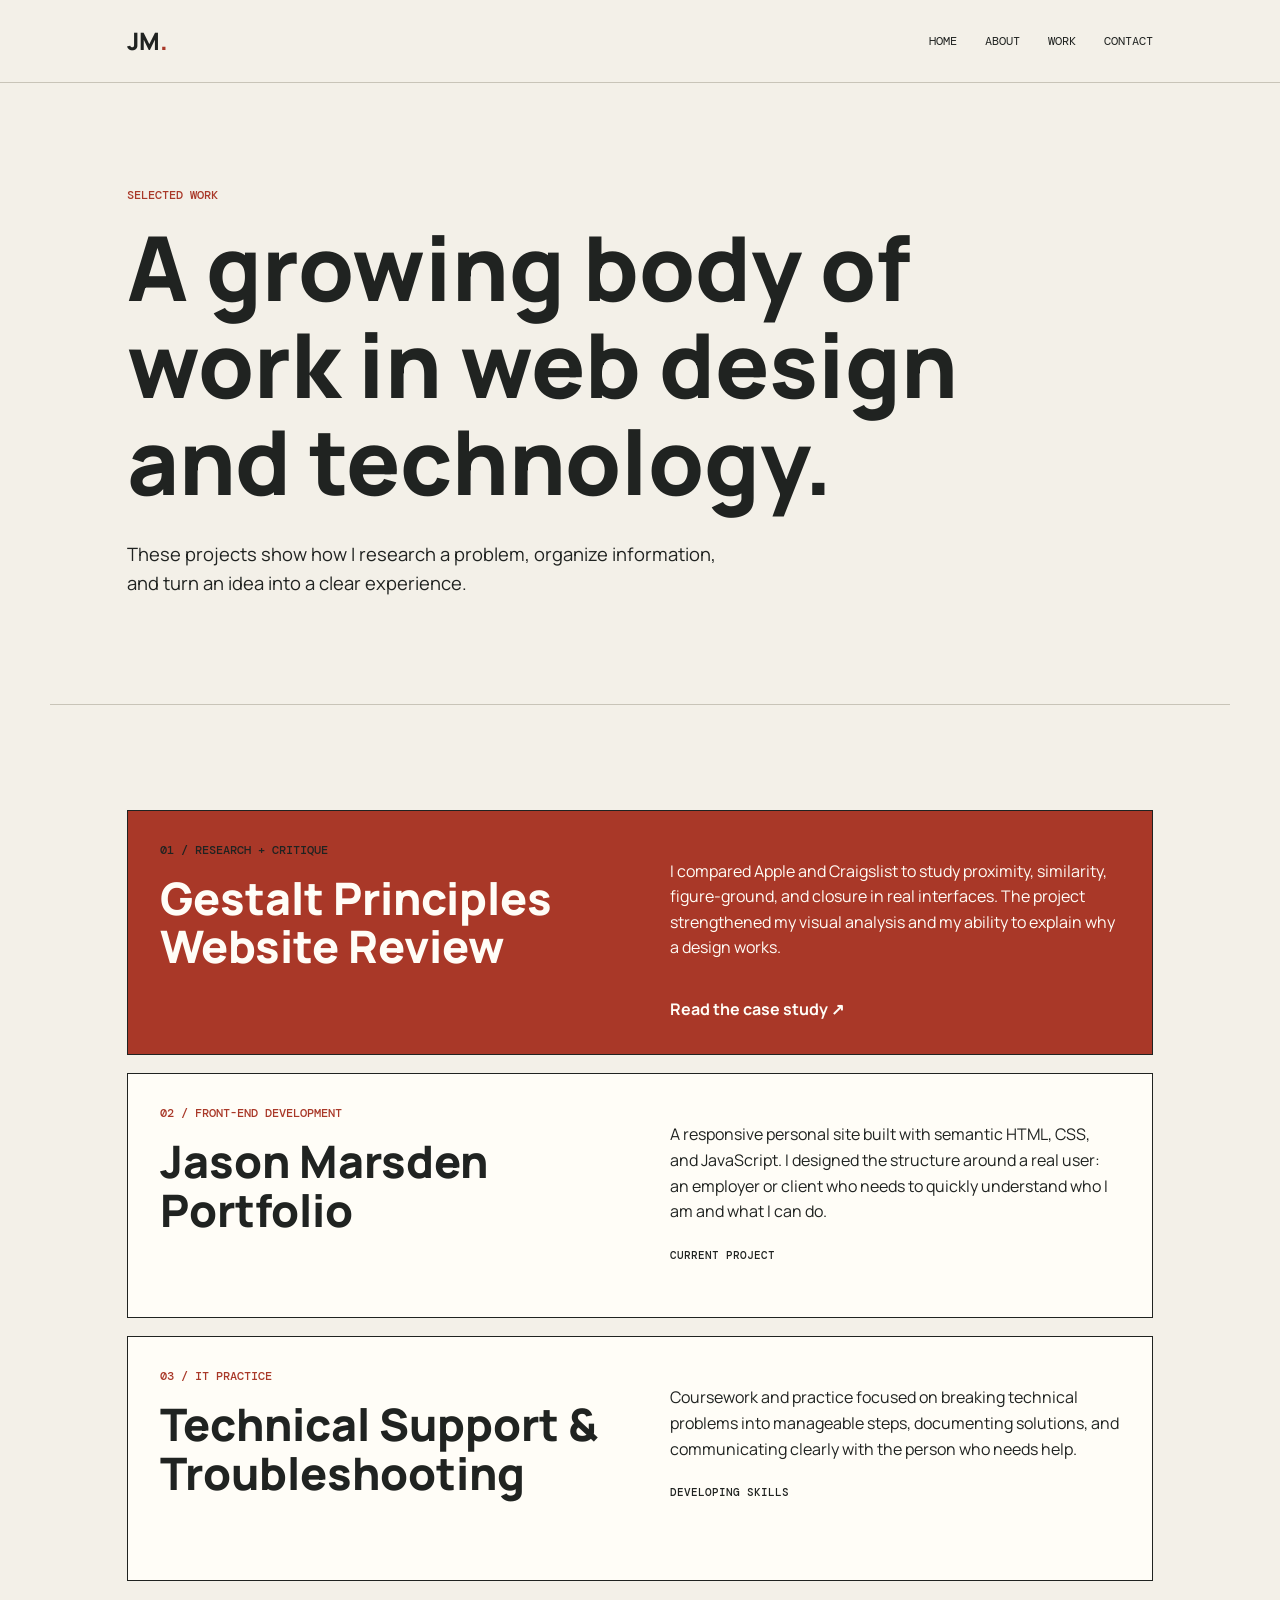
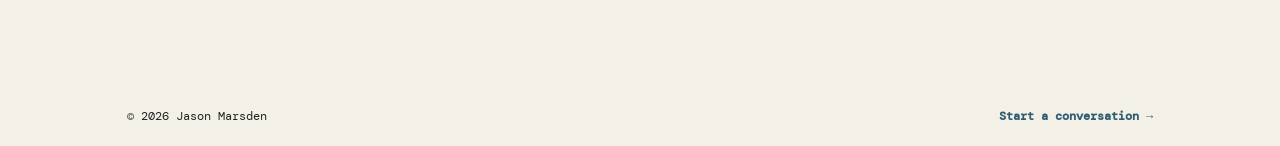
<file: projects.html>
<!DOCTYPE html>
<html lang="en">
  <head>
    <meta charset="UTF-8" />
    <meta name="viewport" content="width=device-width, initial-scale=1.0" />
    <meta name="description" content="Selected web design, accessibility, and IT projects by Jason Marsden." />
    <title>Work | Jason Marsden</title>
    <link rel="stylesheet" href="styles.css" />
    <script src="script.js" defer></script>
  </head>
  <body>
    <header class="site-header">
      <div class="site-header-inner">
        <a class="brand" href="index.html" aria-label="Jason Marsden home">JM<span>.</span></a>
        <button class="nav-toggle" type="button" aria-expanded="false" aria-controls="primary-nav">Menu</button>
        <nav id="primary-nav" aria-label="Primary navigation">
          <a href="index.html">Home</a>
          <a href="about.html">About</a>
          <a href="projects.html" aria-current="page">Work</a>
          <a href="contact.html">Contact</a>
        </nav>
      </div>
    </header>

    <main>
      <section class="page-intro" aria-labelledby="projects-title">
        <p class="eyebrow">Selected work</p>
        <h1 id="projects-title">A growing body of work in web design and technology.</h1>
        <p class="intro-copy">These projects show how I research a problem, organize information, and turn an idea into a clear experience.</p>
      </section>

      <section class="projects-list" aria-label="Project list">
        <article class="project-detail project-detail-featured">
          <div>
            <p class="project-number">01 / Research + critique</p>
            <h2>Gestalt Principles Website Review</h2>
          </div>
          <div>
            <p>I compared Apple and Craigslist to study proximity, similarity, figure-ground, and closure in real interfaces. The project strengthened my visual analysis and my ability to explain why a design works.</p>
            <a class="card-link" href="gestalt-report.html">Read the case study <span aria-hidden="true">↗</span></a>
          </div>
        </article>

        <article class="project-detail">
          <div>
            <p class="project-number">02 / Front-end development</p>
            <h2>Jason Marsden Portfolio</h2>
          </div>
          <div>
            <p>A responsive personal site built with semantic HTML, CSS, and JavaScript. I designed the structure around a real user: an employer or client who needs to quickly understand who I am and what I can do.</p>
            <span class="status-label">Current project</span>
          </div>
        </article>

        <article class="project-detail">
          <div>
            <p class="project-number">03 / IT practice</p>
            <h2>Technical Support &amp; Troubleshooting</h2>
          </div>
          <div>
            <p>Coursework and practice focused on breaking technical problems into manageable steps, documenting solutions, and communicating clearly with the person who needs help.</p>
            <span class="status-label">Developing skills</span>
          </div>
        </article>
      </section>
    </main>

    <footer class="site-footer">
      <p>© 2026 Jason Marsden</p>
      <a href="contact.html">Start a conversation <span aria-hidden="true">→</span></a>
    </footer>
  </body>
</html>
</file>
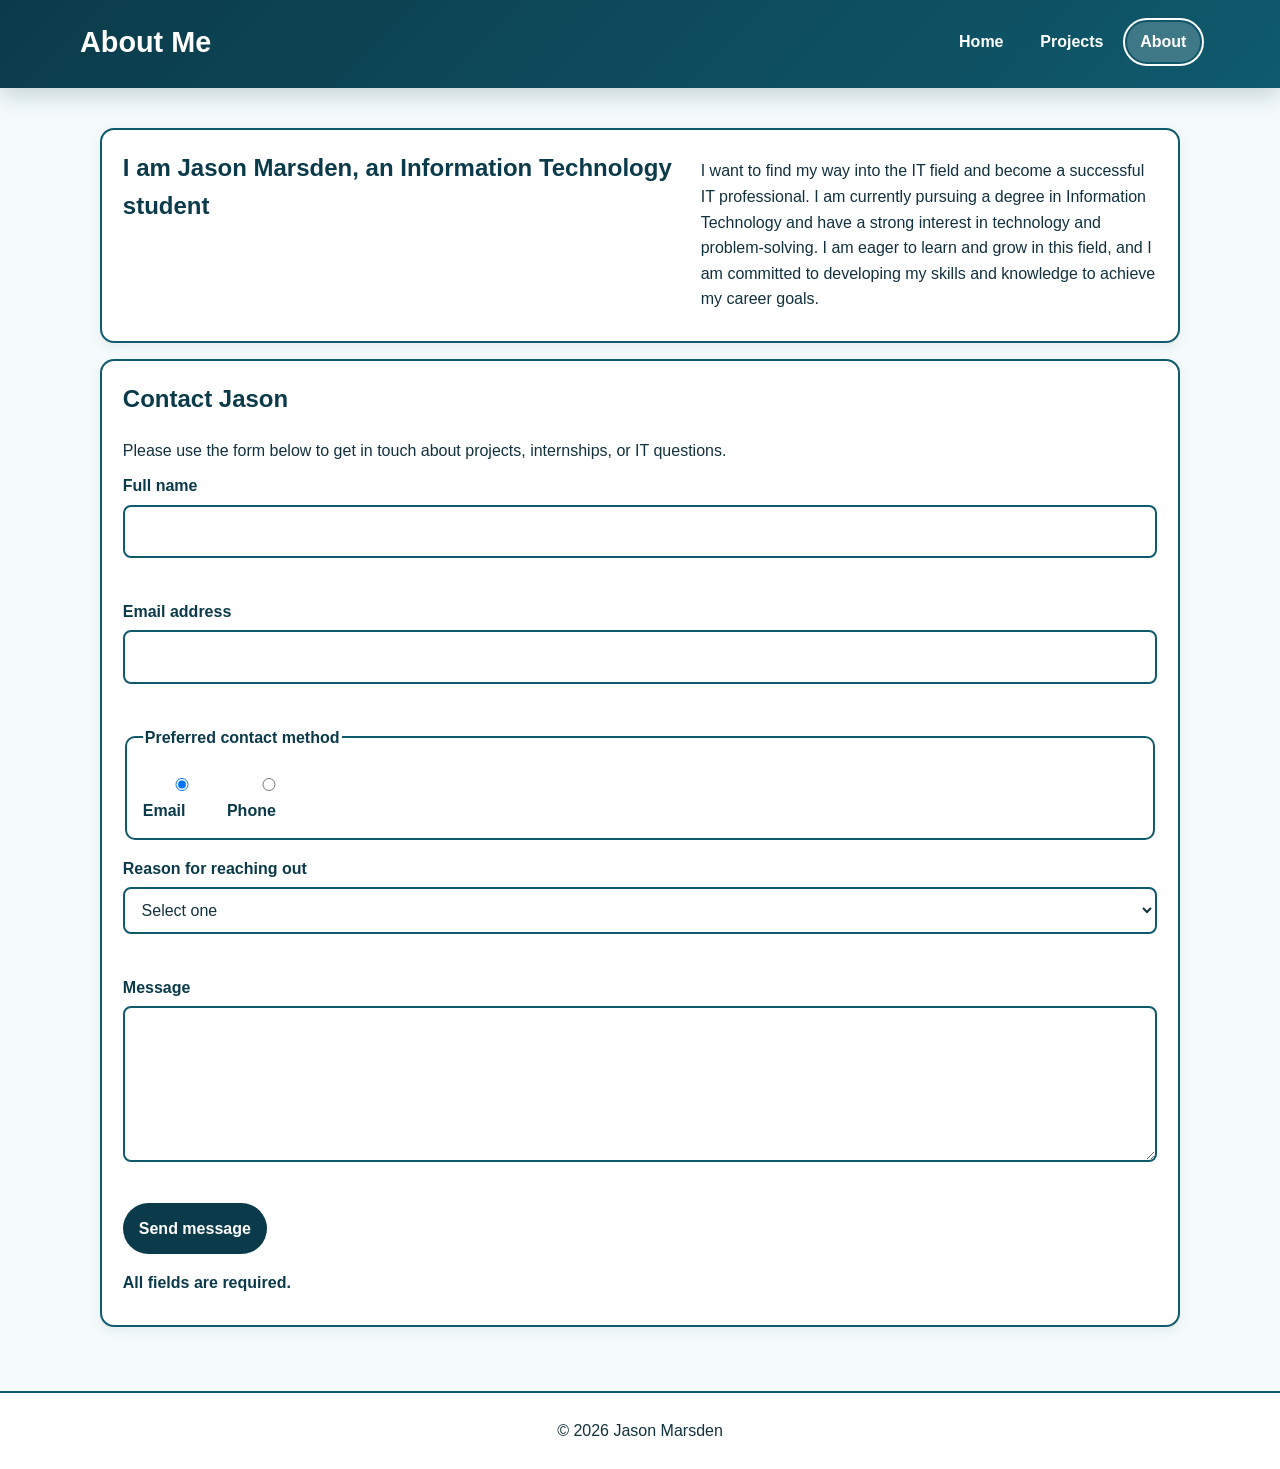
<file: .vscode/About.html>
<!DOCTYPE html>
<html lang="en">
<head>
    <meta charset="UTF-8">
    <meta name="viewport" content="width=device-width, initial-scale=1.0">
    <meta name="description" content="About Jason Marsden and a contact form for reaching out.">
    <title>About Me</title>
    <link rel="stylesheet" href="Scheme.css">
</head>
<body>
    <a class="skip-link" href="#main-content">Skip to main content</a>
    <header class="page-header">
        <div class="header-content">
            <a class="brand-link" href="index.html"><h1>About Me</h1></a>
            <nav class="site-nav" aria-label="Primary">
                <a href="index.html">Home</a>
                <a href="Projects.html">Projects</a>
                <a href="About.html" aria-current="page">About</a>
            </nav>
        </div>
    </header>

    <main id="main-content" class="container">
        <section class="hero-card" aria-labelledby="about-heading">
            <h2 id="about-heading">I am Jason Marsden, an Information Technology student</h2>
            <p>I want to find my way into the IT field and become a successful IT professional. I am currently pursuing a degree in Information Technology and have a strong interest in technology and problem-solving. I am eager to learn and grow in this field, and I am committed to developing my skills and knowledge to achieve my career goals.</p>
        </section>

        <section class="card" aria-labelledby="contact-form-heading">
            <h2 id="contact-form-heading">Contact Jason</h2>
            <p>Please use the form below to get in touch about projects, internships, or IT questions.</p>
            <form id="contact-form" novalidate>
                <div class="form-row">
                    <label for="name">Full name</label>
                    <input type="text" id="name" name="name" required aria-required="true" aria-describedby="name-error" autocomplete="name">
                    <p class="error-message" id="name-error" role="alert"></p>
                </div>

                <div class="form-row">
                    <label for="email">Email address</label>
                    <input type="email" id="email" name="email" required aria-required="true" aria-describedby="email-error" autocomplete="email">
                    <p class="error-message" id="email-error" role="alert"></p>
                </div>

                <fieldset>
                    <legend>Preferred contact method</legend>
                    <div class="radio-group">
                        <label><input type="radio" name="contact-method" value="email" checked> Email</label>
                        <label><input type="radio" name="contact-method" value="phone"> Phone</label>
                    </div>
                </fieldset>

                <div class="form-row">
                    <label for="reason">Reason for reaching out</label>
                    <select id="reason" name="reason" required aria-required="true" aria-describedby="reason-error">
                        <option value="">Select one</option>
                        <option value="project">Project discussion</option>
                        <option value="internship">Internship opportunity</option>
                        <option value="advice">Career advice</option>
                    </select>
                    <p class="error-message" id="reason-error" role="alert"></p>
                </div>

                <div class="form-row">
                    <label for="message">Message</label>
                    <textarea id="message" name="message" rows="5" required aria-required="true" aria-describedby="message-error"></textarea>
                    <p class="error-message" id="message-error" role="alert"></p>
                </div>

                <button type="submit">Send message</button>
                <p class="form-status" id="form-status" aria-live="polite">All fields are required.</p>
            </form>
        </section>
    </main>

    <footer>
        <p>© 2026 Jason Marsden</p>
    </footer>

    <script>
        const form = document.getElementById('contact-form');
        const status = document.getElementById('form-status');

        function clearErrors() {
            document.querySelectorAll('.error-message').forEach(function (message) {
                message.textContent = '';
            });
            document.querySelectorAll('[aria-invalid="true"]').forEach(function (input) {
                input.removeAttribute('aria-invalid');
            });
        }

        form.addEventListener('submit', function (event) {
            event.preventDefault();
            clearErrors();

            let valid = true;
            const fields = [
                { id: 'name', message: 'Please enter your full name.' },
                { id: 'email', message: 'Please enter a valid email address.' },
                { id: 'reason', message: 'Please choose a reason for contacting me.' },
                { id: 'message', message: 'Please share a short message.' }
            ];

            fields.forEach(function (field) {
                const input = document.getElementById(field.id);
                if (!input.value.trim()) {
                    input.setAttribute('aria-invalid', 'true');
                    document.getElementById(field.id + '-error').textContent = field.message;
                    valid = false;
                }
            });

            const emailField = document.getElementById('email');
            if (emailField.value.trim() && !/^[^\s@]+@[^\s@]+\.[^\s@]+$/.test(emailField.value)) {
                emailField.setAttribute('aria-invalid', 'true');
                document.getElementById('email-error').textContent = 'Please enter a valid email address.';
                valid = false;
            }

            if (valid) {
                status.textContent = 'Thank you for your message. Your request has been received.';
                status.classList.add('success');
                form.reset();
            } else {
                status.textContent = 'Please fix the highlighted fields and try again.';
                status.classList.remove('success');
            }
        });
    </script>
</body>
</html>
</file>
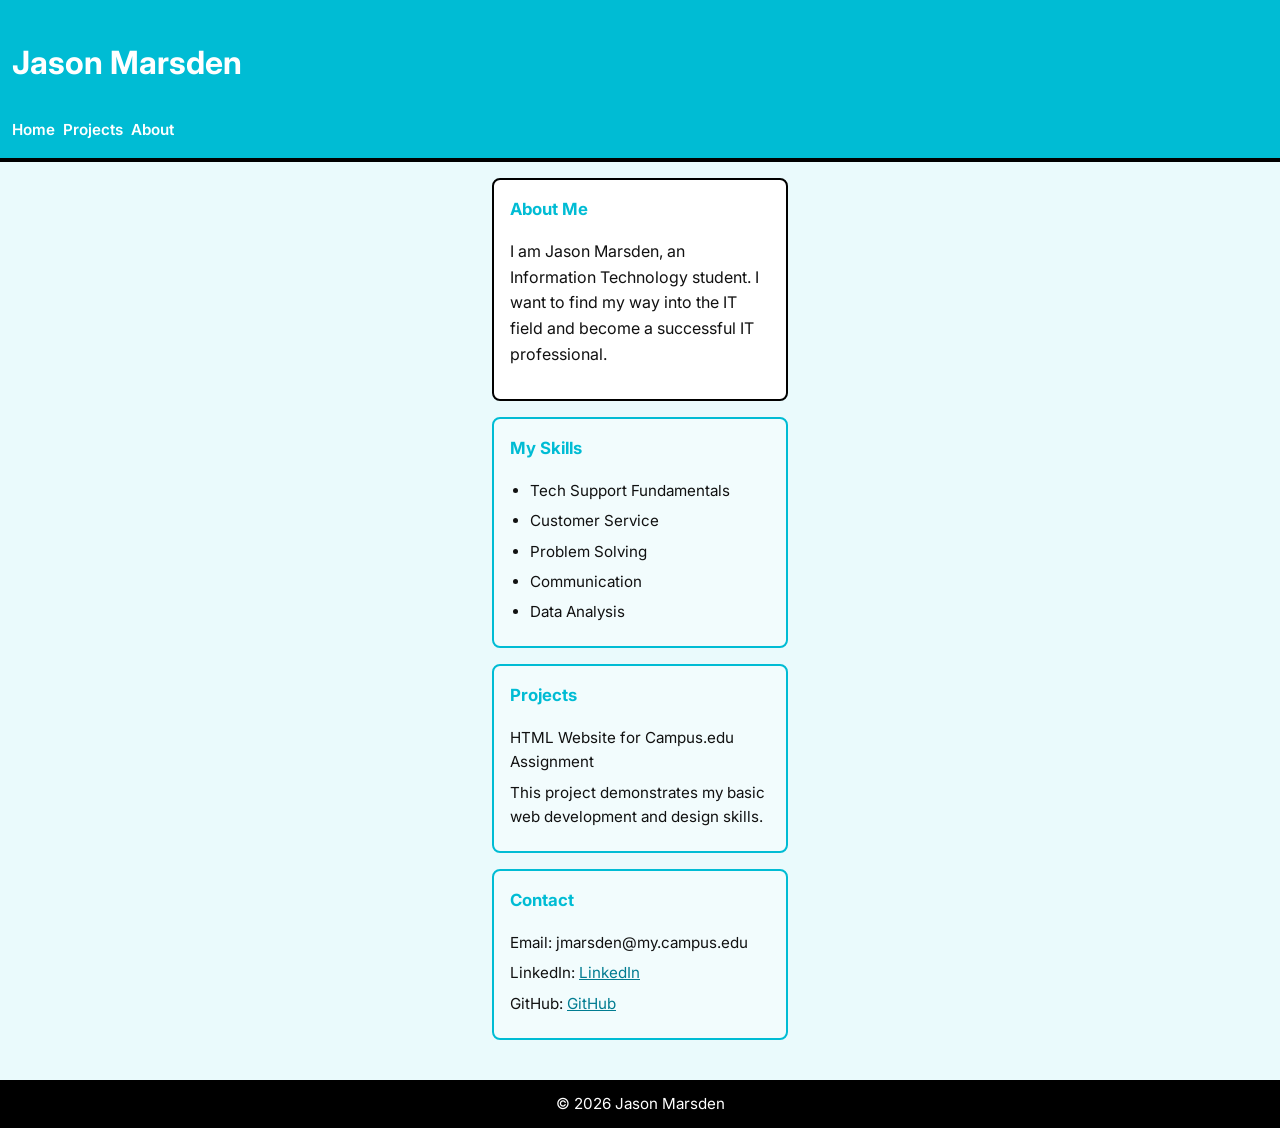
<file: .vscode/Flexbox-Moblie.html>
<!DOCTYPE html>
<html lang="en">
<head>
  <meta charset="UTF-8">
  <meta name="viewport" content="width=device-width, initial-scale=1.0">
  <title>NWTek Workshop & Portfolio | Flexbox Mobile Layout</title>
  <link rel="stylesheet" href="flexbox-mobile.css">
</head>
<body>
  <header class="page-header">
    <div class="header-content">
      <h1>Jason Marsden</h1>
      <nav class="site-nav">
        <a href="index.html">Home</a>
        <a href="Projects.html">Projects</a>
        <a href="About.html">About</a>
      </nav>
    </div>
  </header>

  <main class="container">
    <section class="intro-card">
      <h2>About Me</h2>
      <p>I am Jason Marsden, an Information Technology student. I want to find my way into the IT field and become a successful IT professional.</p>
    </section>

    <section class="card">
      <h3>My Skills</h3>
      <ul>
        <li>Tech Support Fundamentals</li>
        <li>Customer Service</li>
        <li>Problem Solving</li>
        <li>Communication</li>
        <li>Data Analysis</li>
      </ul>
    </section>

    <section class="card">
      <h3>Projects</h3>
      <p>HTML Website for Campus.edu Assignment</p>
      <p>This project demonstrates my basic web development and design skills.</p>
    </section>

    <section class="card">
      <h3>Contact</h3>
      <p>Email: jmarsden@my.campus.edu</p>
      <p>LinkedIn: <a href="https://www.linkedin.com/in/jason-marsden-1817a7401/">LinkedIn</a></p>
      <p>GitHub: <a href="https://github.com/nWTeK-IT/My-Portfolio">GitHub</a></p>
    </section>
  </main>

  <footer>
    <p>© 2026 Jason Marsden</p>
  </footer>
</body>
</html>
</file>
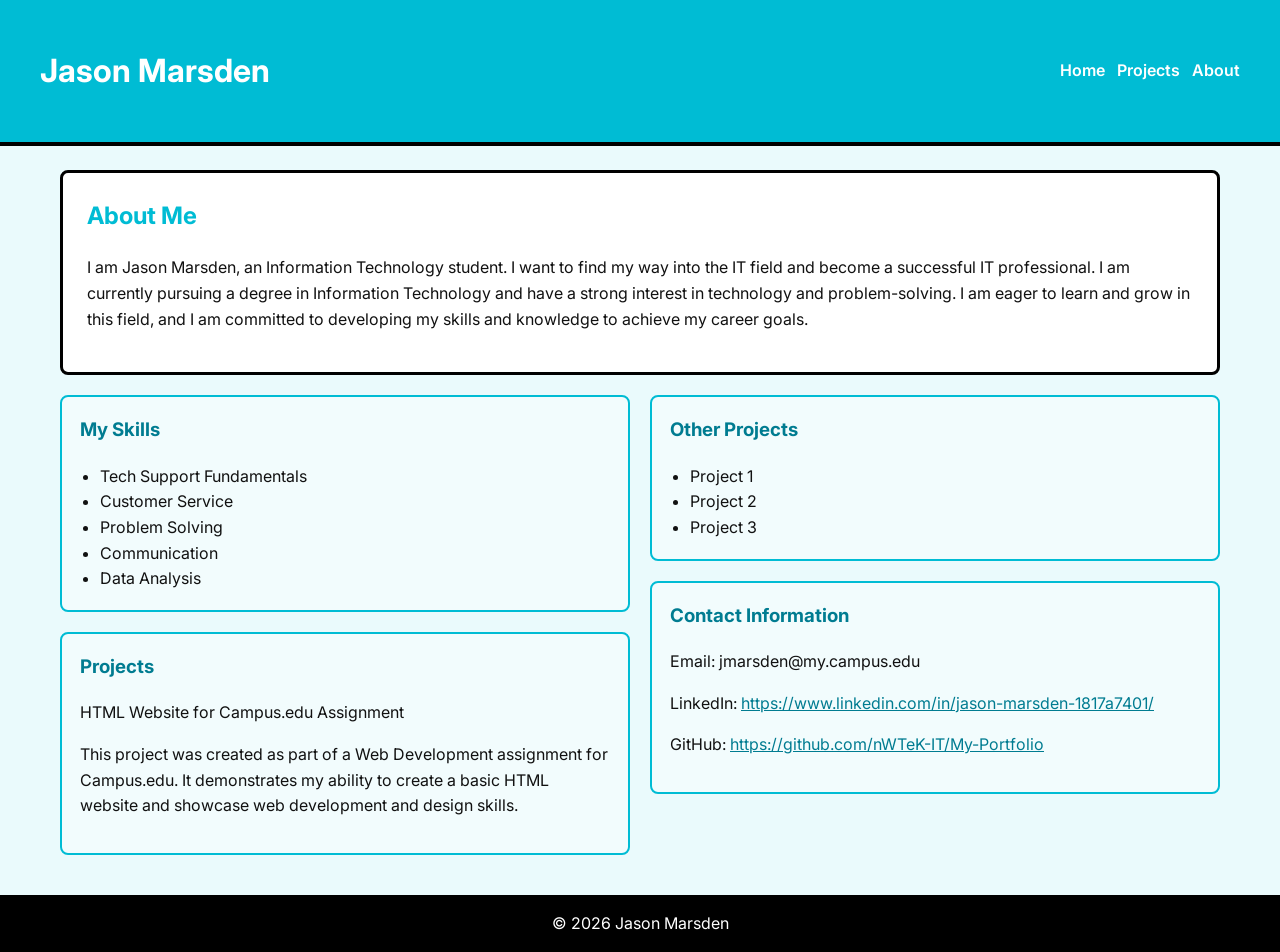
<file: .vscode/Flexbox-PC.html>
<!DOCTYPE html>
<html lang="en">
<head>
  <meta charset="UTF-8">
  <meta name="viewport" content="width=device-width, initial-scale=1.0">
  <title>NWTek Workshop & Portfolio | Flexbox PC Layout</title>
  <link rel="stylesheet" href="flexbox-pc.css">
</head>
<body>
  <header class="page-header">
    <div class="header-content">
      <h1>Jason Marsden</h1>
      <nav class="site-nav">
        <a href="index.html">Home</a>
        <a href="Projects.html">Projects</a>
        <a href="About.html">About</a>
      </nav>
    </div>
  </header>

  <main class="container">
    <section class="intro-card">
      <h2>About Me</h2>
      <p>I am Jason Marsden, an Information Technology student. I want to find my way into the IT field and become a successful IT professional. I am currently pursuing a degree in Information Technology and have a strong interest in technology and problem-solving. I am eager to learn and grow in this field, and I am committed to developing my skills and knowledge to achieve my career goals.</p>
    </section>

    <section class="content-grid">
      <div class="column">
        <article class="card">
          <h3>My Skills</h3>
          <ul>
            <li>Tech Support Fundamentals</li>
            <li>Customer Service</li>
            <li>Problem Solving</li>
            <li>Communication</li>
            <li>Data Analysis</li>
          </ul>
        </article>

        <article class="card">
          <h3>Projects</h3>
          <p>HTML Website for Campus.edu Assignment</p>
          <p>This project was created as part of a Web Development assignment for Campus.edu. It demonstrates my ability to create a basic HTML website and showcase web development and design skills.</p>
        </article>
      </div>

      <div class="column">
        <article class="card">
          <h3>Other Projects</h3>
          <ul>
            <li>Project 1</li>
            <li>Project 2</li>
            <li>Project 3</li>
          </ul>
        </article>

        <article class="card">
          <h3>Contact Information</h3>
          <p>Email: jmarsden@my.campus.edu</p>
          <p>LinkedIn: <a href="https://www.linkedin.com/in/jason-marsden-1817a7401/">https://www.linkedin.com/in/jason-marsden-1817a7401/</a></p>
          <p>GitHub: <a href="https://github.com/nWTeK-IT/My-Portfolio">https://github.com/nWTeK-IT/My-Portfolio</a></p>
        </article>
      </div>
    </section>
  </main>

  <footer>
    <p>© 2026 Jason Marsden</p>
  </footer>
</body>
</html>
</file>
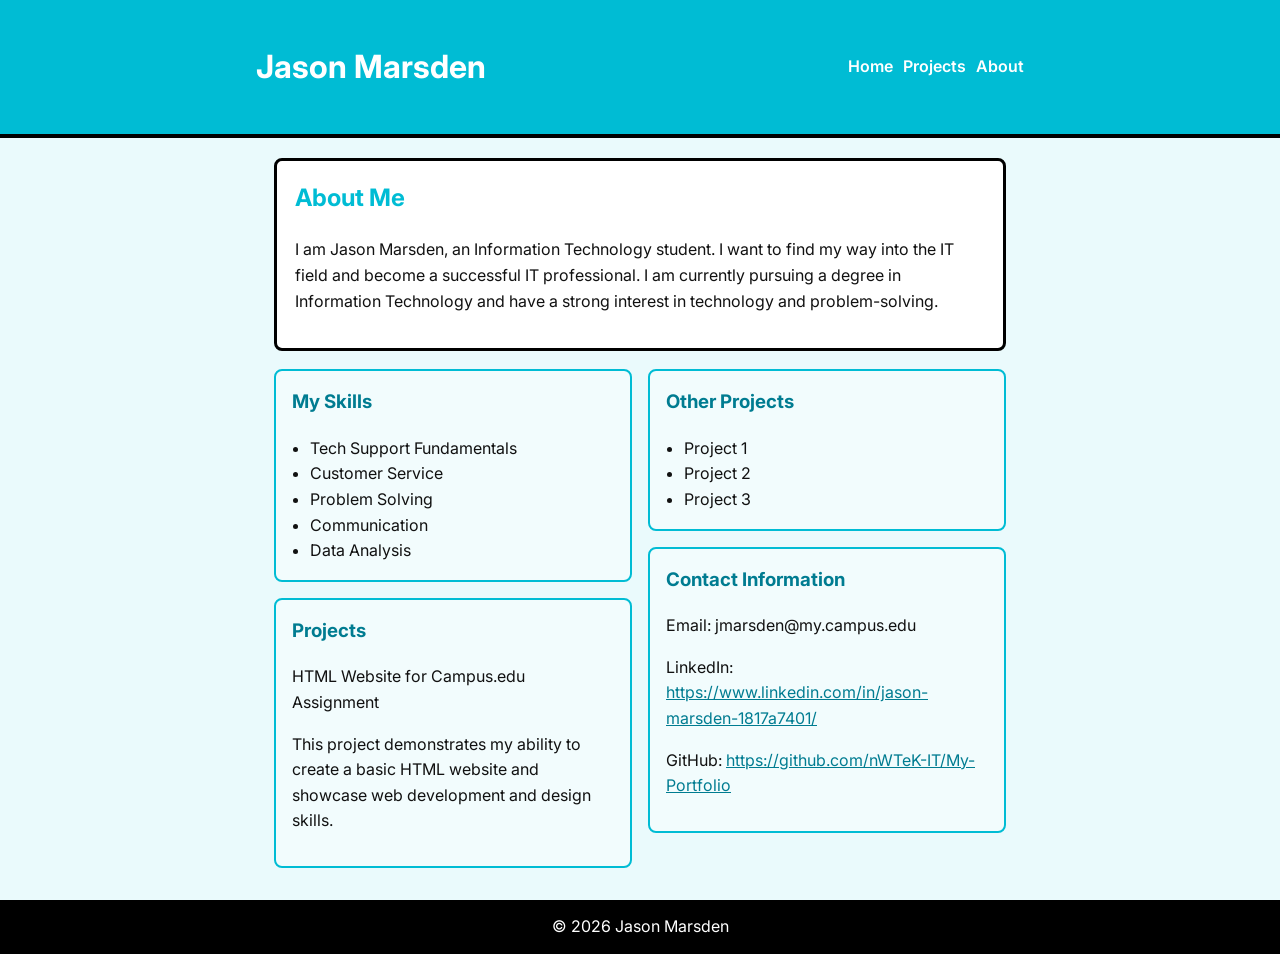
<file: .vscode/Flexbox-tablet.html>
<!DOCTYPE html>
<html lang="en">
<head>
  <meta charset="UTF-8">
  <meta name="viewport" content="width=device-width, initial-scale=1.0">
  <title>NWTek Workshop & Portfolio | Flexbox Tablet Layout</title>
  <link rel="stylesheet" href="flexbox-tablet.css">
</head>
<body>
  <header class="page-header">
    <div class="header-content">
      <h1>Jason Marsden</h1>
      <nav class="site-nav">
        <a href="index.html">Home</a>
        <a href="Projects.html">Projects</a>
        <a href="About.html">About</a>
      </nav>
    </div>
  </header>

  <main class="container">
    <section class="intro-card">
      <h2>About Me</h2>
      <p>I am Jason Marsden, an Information Technology student. I want to find my way into the IT field and become a successful IT professional. I am currently pursuing a degree in Information Technology and have a strong interest in technology and problem-solving.</p>
    </section>

    <section class="content-grid">
      <div class="column">
        <article class="card">
          <h3>My Skills</h3>
          <ul>
            <li>Tech Support Fundamentals</li>
            <li>Customer Service</li>
            <li>Problem Solving</li>
            <li>Communication</li>
            <li>Data Analysis</li>
          </ul>
        </article>

        <article class="card">
          <h3>Projects</h3>
          <p>HTML Website for Campus.edu Assignment</p>
          <p>This project demonstrates my ability to create a basic HTML website and showcase web development and design skills.</p>
        </article>
      </div>

      <div class="column">
        <article class="card">
          <h3>Other Projects</h3>
          <ul>
            <li>Project 1</li>
            <li>Project 2</li>
            <li>Project 3</li>
          </ul>
        </article>

        <article class="card">
          <h3>Contact Information</h3>
          <p>Email: jmarsden@my.campus.edu</p>
          <p>LinkedIn: <a href="https://www.linkedin.com/in/jason-marsden-1817a7401/">https://www.linkedin.com/in/jason-marsden-1817a7401/</a></p>
          <p>GitHub: <a href="https://github.com/nWTeK-IT/My-Portfolio">https://github.com/nWTeK-IT/My-Portfolio</a></p>
        </article>
      </div>
    </section>
  </main>

  <footer>
    <p>© 2026 Jason Marsden</p>
  </footer>
</body>
</html>
</file>
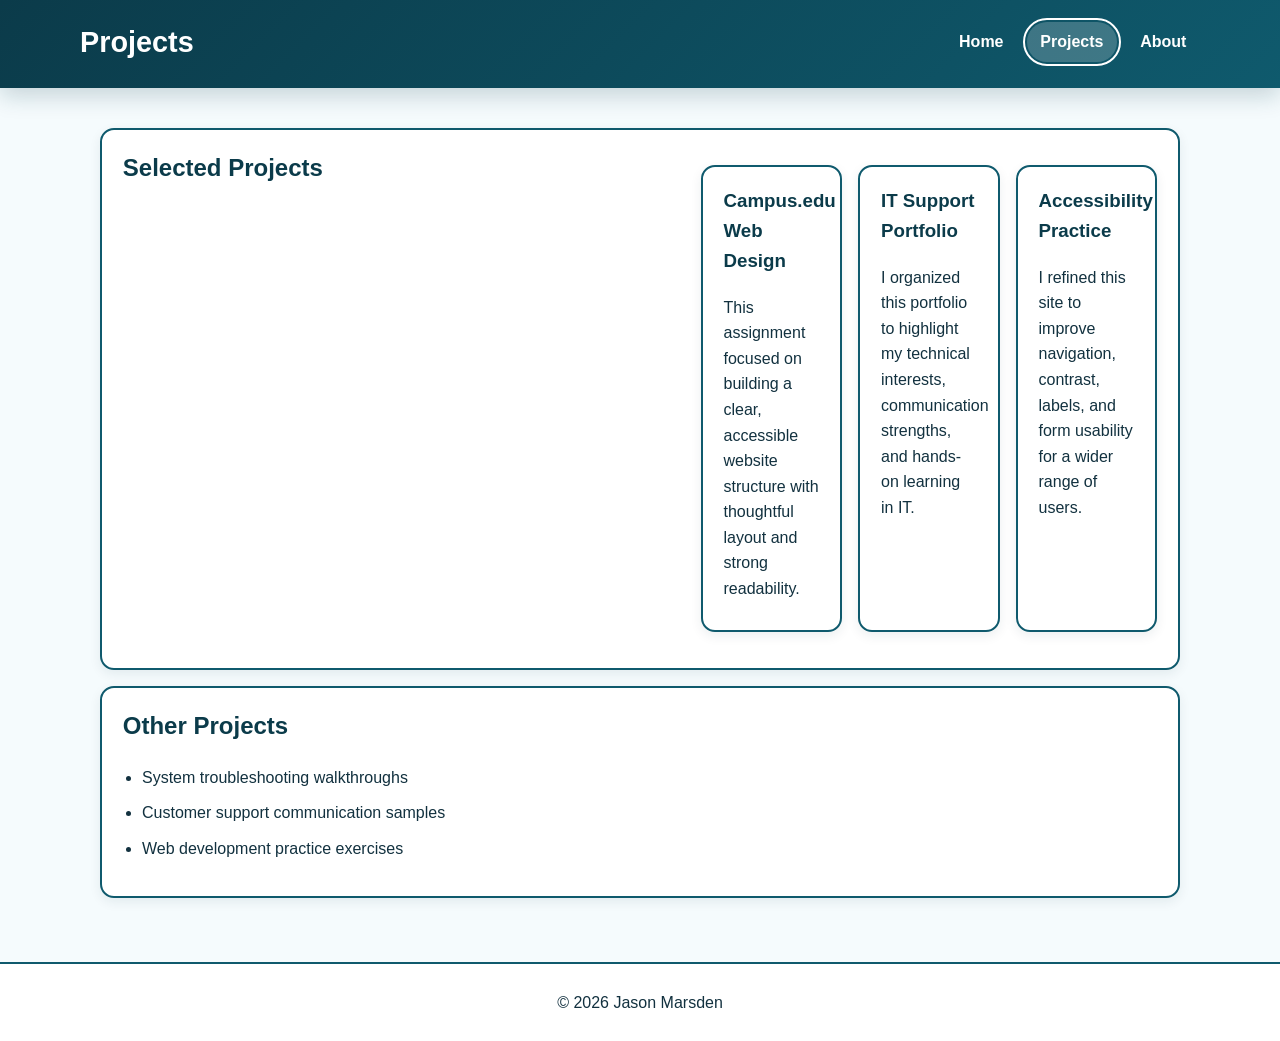
<file: .vscode/Projects.html>
<!DOCTYPE html>
<html lang="en">
<head>
  <meta charset="UTF-8">
  <meta name="viewport" content="width=device-width, initial-scale=1.0">
  <meta name="description" content="Jason Marsden's project highlights and portfolio work.">
  <title>Projects</title>
  <link rel="stylesheet" href="Scheme.css">
</head>
<body>
  <a class="skip-link" href="#main-content">Skip to main content</a>
  <header class="page-header">
    <div class="header-content">
      <a class="brand-link" href="index.html"><h1>Projects</h1></a>
      <nav class="site-nav" aria-label="Primary">
        <a href="index.html">Home</a>
        <a href="Projects.html" aria-current="page">Projects</a>
        <a href="About.html">About</a>
      </nav>
    </div>
  </header>

  <main id="main-content" class="container">
    <section class="hero-card" aria-labelledby="project-heading">
      <h2 id="project-heading">Selected Projects</h2>
      <div class="card-list">
        <article class="card">
          <h3>Campus.edu Web Design</h3>
          <p>This assignment focused on building a clear, accessible website structure with thoughtful layout and strong readability.</p>
        </article>
        <article class="card">
          <h3>IT Support Portfolio</h3>
          <p>I organized this portfolio to highlight my technical interests, communication strengths, and hands-on learning in IT.</p>
        </article>
        <article class="card">
          <h3>Accessibility Practice</h3>
          <p>I refined this site to improve navigation, contrast, labels, and form usability for a wider range of users.</p>
        </article>
      </div>
    </section>

    <section class="card" aria-labelledby="other-projects-heading">
      <h2 id="other-projects-heading">Other Projects</h2>
      <ul>
        <li>System troubleshooting walkthroughs</li>
        <li>Customer support communication samples</li>
        <li>Web development practice exercises</li>
      </ul>
    </section>
  </main>

  <footer>
    <p>© 2026 Jason Marsden</p>
  </footer>
</body>
</html>
</file>
<file: styles.css>
@import url('https://fonts.googleapis.com/css2?family=DM+Mono:wght@400;500&family=Manrope:wght@400;600;700;800&display=swap');

:root {
  --ink: #202321;
  --paper: #f3f0e8;
  --cream: #fffdf7;
  --coral: #a93828;
  --blue: #315c72;
  --line: #c8c4b8;
  --mono: 'DM Mono', monospace;
  --sans: 'Manrope', sans-serif;
}

* { box-sizing: border-box; }
html { scroll-behavior: smooth; }
body { margin: 0; color: var(--ink); background: var(--paper); font-family: var(--sans); line-height: 1.6; }
a { color: inherit; }
.site-header { border-bottom: 1px solid var(--line); }
.site-header-inner, .site-footer { max-width: 1180px; margin: auto; padding: 22px 6vw; }
.site-header-inner { display: flex; align-items: center; justify-content: space-between; gap: 24px; }
.brand { font-size: 1.5rem; font-weight: 800; text-decoration: none; letter-spacing: 0; }
.brand span, .eyebrow, .project-number { color: var(--coral); }
nav { display: flex; gap: 28px; font-family: var(--mono); font-size: .75rem; text-transform: uppercase; }
nav a { text-decoration: none; }
.nav-toggle { display: none; }
nav a:hover, nav a:focus-visible, .text-link:hover, .card-link:hover { color: var(--coral); }
.hero, .work-section, .about-section { max-width: 1180px; margin: auto; padding: 105px 6vw; }
.hero { min-height: 610px; display: grid; grid-template-columns: minmax(0, 1.1fr) minmax(280px, .9fr); align-items: center; gap: 70px; }
.eyebrow, .project-number { margin: 0 0 16px; font: 500 .72rem var(--mono); letter-spacing: 0; text-transform: uppercase; }
h1, h2, h3 { line-height: 1.08; letter-spacing: 0; }
h1 { max-width: 720px; margin: 0; font-size: clamp(3rem, 7vw, 6.8rem); font-weight: 800; }
h2 { margin: 0; font-size: clamp(2rem, 4vw, 3.7rem); font-weight: 800; }
h3 { margin: 0 0 16px; font-size: 1.55rem; }
.hero-summary { max-width: 570px; margin: 28px 0 32px; font-size: 1.12rem; }
.hero-actions { display: flex; align-items: center; flex-wrap: wrap; gap: 24px; }
.button { display: inline-block; padding: 14px 18px; text-decoration: none; font-weight: 700; }
.button-primary { color: var(--cream); background: var(--ink); }
.button-primary:hover, .button-primary:focus-visible { background: var(--coral); }
.text-link, .card-link, .site-footer a { font-weight: 700; text-decoration: none; }
.about-link { display: inline-block; margin-top: 24px; color: var(--cream); font-weight: 700; text-decoration: none; }
.about-link:hover, .about-link:focus-visible { color: var(--coral); }
.hero-mark { position: relative; min-height: 360px; border: 1px solid var(--ink); background: var(--blue); overflow: hidden; }
.mark-core { position: absolute; top: 50%; left: 50%; z-index: 1; transform: translate(-50%, -50%); color: var(--cream); font-size: clamp(1.7rem, 4vw, 3rem); font-weight: 800; line-height: .95; text-align: center; }
.orbit { position: absolute; border: 1px solid var(--cream); border-radius: 50%; transform: rotate(-25deg); }
.orbit-one { width: 130%; height: 45%; top: 28%; left: -15%; }
.orbit-two { width: 45%; height: 130%; top: -15%; left: 28%; }
.work-section { border-top: 1px solid var(--line); }
.section-heading { max-width: 760px; margin-bottom: 46px; }
.project-grid { display: grid; grid-template-columns: 1.3fr .7fr; gap: 18px; }
.project-card { min-height: 310px; padding: 30px; display: flex; flex-direction: column; align-items: flex-start; border: 1px solid var(--ink); }
.project-card p:not(.project-number) { max-width: 470px; }
.project-card-featured { color: var(--cream); background: var(--coral); }
.project-card-featured .project-number { color: var(--ink); }
.project-card-secondary { background: var(--cream); }
.card-link { margin-top: auto; }
.status-label { margin-top: auto; padding-top: 12px; font: 500 .7rem var(--mono); text-transform: uppercase; }
.about-section { display: grid; grid-template-columns: 1fr 1fr; gap: 80px; background: var(--ink); color: var(--cream); }
.principles { border-top: 1px solid #6f726d; }
.principles p { padding: 18px 0; margin: 0; border-bottom: 1px solid #6f726d; }
.principles strong { margin-right: 22px; color: var(--coral); font: 500 .75rem var(--mono); }
.site-footer { display: flex; justify-content: space-between; gap: 20px; font: .75rem var(--mono); }
.site-footer p { margin: 0; }
.site-footer a { color: var(--blue); }
:focus-visible { outline: 3px solid var(--coral); outline-offset: 3px; }

.page-intro, .about-content, .contact-section, .projects-list { max-width: 1180px; margin: auto; padding: 105px 6vw; }
.page-intro { border-bottom: 1px solid var(--line); }
.page-intro h1 { max-width: 900px; }
.intro-copy { max-width: 620px; margin: 30px 0 0; font-size: 1.15rem; }
.about-content { display: grid; grid-template-columns: 1fr 1fr; gap: 80px; }
.about-content h2 { max-width: 540px; }
.skill-list { border-top: 1px solid var(--line); }
.skill-list p { margin: 0; padding: 18px 0; border-bottom: 1px solid var(--line); font-size: 1.05rem; }
.skill-list strong { display: inline-block; width: 45px; color: var(--coral); font: 500 .75rem var(--mono); }
.contact-section { display: flex; align-items: end; justify-content: space-between; gap: 40px; color: var(--cream); background: var(--blue); }
.contact-section h2 { max-width: 680px; }
.contact-section p:not(.eyebrow) { max-width: 560px; }
.contact-section .button-primary { background: var(--cream); color: var(--ink); flex: 0 0 auto; }
.contact-section .button-primary:hover, .contact-section .button-primary:focus-visible { color: var(--cream); background: var(--ink); }
.contact-form-section { max-width: 1180px; margin: auto; padding: 105px 6vw; display: grid; grid-template-columns: .8fr 1.2fr; gap: 80px; }
.contact-form-section h2 { max-width: 450px; }
.contact-direct a { color: var(--blue); font-weight: 700; }
.portfolio-form { display: grid; gap: 8px; }
.portfolio-form label { margin-top: 10px; font: 500 .72rem var(--mono); text-transform: uppercase; }
.portfolio-form label span { color: #666; font-family: var(--sans); text-transform: none; }
.portfolio-form input, .portfolio-form textarea { width: 100%; padding: 13px 14px; border: 1px solid var(--ink); border-radius: 0; background: var(--cream); color: var(--ink); font: 1rem var(--sans); }
.portfolio-form input:focus, .portfolio-form textarea:focus { outline: 3px solid var(--coral); outline-offset: 2px; }
.portfolio-form textarea { resize: vertical; }
.portfolio-form .button { border: 0; cursor: pointer; justify-self: start; margin-top: 12px; }
.form-error { min-height: 1.2em; margin: 0; color: var(--coral); font-size: .85rem; }
.form-success { color: var(--blue); font-weight: 700; }
.projects-list { display: grid; gap: 18px; }
.project-detail { display: grid; grid-template-columns: 1fr 1fr; gap: 60px; min-height: 245px; padding: 32px; border: 1px solid var(--ink); background: var(--cream); }
.project-detail h2 { max-width: 480px; font-size: clamp(1.8rem, 3.5vw, 3rem); }
.project-detail p:not(.project-number) { max-width: 520px; }
.project-detail-featured { color: var(--cream); background: var(--coral); }
.project-detail-featured .project-number { color: var(--ink); }
.project-detail .card-link { display: inline-block; margin-top: 20px; }

@media (max-width: 700px) {
  .site-header-inner { align-items: flex-start; position: relative; }
  .nav-toggle { display: block; padding: 8px 10px; border: 1px solid var(--ink); background: transparent; color: var(--ink); font: 500 .72rem var(--mono); text-transform: uppercase; cursor: pointer; }
  nav { position: absolute; top: calc(100% + 1px); right: 7vw; z-index: 2; display: none; min-width: 150px; padding: 10px; border: 1px solid var(--ink); background: var(--cream); box-shadow: 4px 4px 0 var(--ink); }
  nav.show { display: grid; gap: 0; }
  nav a { padding: 10px; }
  .nav-toggle:focus-visible, nav a:focus-visible { outline: 3px solid var(--coral); outline-offset: 2px; }
  .hero, .work-section, .about-section { padding: 72px 7vw; }
  .hero { display: flex; flex-direction: column; align-items: stretch; gap: 48px; }
  h1 { font-size: clamp(2.9rem, 13vw, 4.8rem); }
  .hero-mark { min-height: 270px; }
  .project-grid, .about-section { grid-template-columns: 1fr; }
  .project-card { min-height: 280px; }
  .page-intro, .about-content, .contact-section, .projects-list { padding: 72px 7vw; }
  .about-content, .project-detail { grid-template-columns: 1fr; gap: 32px; }
  .contact-section { align-items: flex-start; flex-direction: column; }
  .contact-form-section { grid-template-columns: 1fr; gap: 42px; padding: 72px 7vw; }
  .site-footer { align-items: flex-start; flex-direction: column; padding: 28px 7vw; }
}
</file>
<file: .vscode/Scheme.css>
:root {
    --bg: #f5fbfd;
    --surface: #ffffff;
    --text: #12313f;
    --muted: #355766;
    --accent: #0f5a6d;
    --accent-strong: #0b3b4a;
    --border: #0f5a6d;
    --highlight: #f4b860;
    --error: #8f1d1d;
    --success: #176b2d;
}

* {
    box-sizing: border-box;
}

html {
    scroll-behavior: smooth;
}

body {
    font-family: "Segoe UI", Arial, sans-serif;
    background-color: var(--bg);
    color: var(--text);
    margin: 0;
    line-height: 1.6;
}

.skip-link {
    position: absolute;
    left: -999px;
    top: auto;
}

.skip-link:focus {
    left: 1rem;
    top: 1rem;
    z-index: 1000;
    background: var(--surface);
    color: var(--accent-strong);
    padding: 0.75rem 1rem;
    border: 2px solid var(--border);
}

.page-header {
    background: linear-gradient(135deg, var(--accent-strong), var(--accent));
    color: #ffffff;
    padding: 1rem 1rem 1.2rem;
    box-shadow: 0 8px 22px rgba(11, 59, 74, 0.2);
}

.header-content {
    max-width: 1120px;
    margin: 0 auto;
    display: flex;
    flex-direction: column;
    gap: 0.8rem;
}

.page-header h1 {
    color: #ffffff;
    margin: 0;
    font-size: 1.8rem;
}

.brand-link {
    color: #ffffff;
    text-decoration: none;
}

.site-nav {
    display: flex;
    flex-wrap: wrap;
    gap: 0.6rem;
}

.site-nav a {
    color: #ffffff;
    text-decoration: none;
    padding: 0.45rem 0.85rem;
    border-radius: 999px;
    font-weight: 700;
}

.site-nav a:hover,
.site-nav a:focus-visible,
.site-nav a[aria-current="page"] {
    background: rgba(255, 255, 255, 0.2);
    outline: 2px solid #ffffff;
    outline-offset: 2px;
}

.container {
    max-width: 1120px;
    margin: 0 auto;
    padding: 1rem 1rem 2rem;
}

.hero-card,
.card {
    background-color: var(--surface);
    border: 2px solid var(--border);
    border-radius: 14px;
    padding: 1.2rem 1.3rem;
    margin: 1rem 0;
    box-shadow: 0 4px 12px rgba(18, 49, 63, 0.08);
}

.hero-card h2,
.card h2,
.card h3 {
    color: var(--accent-strong);
    margin-top: 0;
}

p,
li {
    color: var(--text);
    margin: 0.6rem 0;
}

ul {
    padding-left: 1.2rem;
}

.content-grid {
    display: grid;
    gap: 1rem;
}

.card-list {
    display: grid;
    gap: 1rem;
}

.card a {
    color: var(--accent);
    font-weight: 700;
}

.contact-list {
    display: grid;
    gap: 0.4rem;
}

.form-row {
    display: grid;
    gap: 0.35rem;
    margin-bottom: 1rem;
}

label,
legend {
    font-weight: 700;
    color: var(--accent-strong);
}

fieldset {
    border: 2px solid var(--border);
    border-radius: 10px;
    padding: 0.9rem 1rem;
    margin-bottom: 1rem;
}

input,
textarea,
select,
button {
    font: inherit;
}

input,
textarea,
select {
    width: 100%;
    padding: 0.75rem 0.8rem;
    border: 2px solid var(--border);
    border-radius: 8px;
    background-color: var(--surface);
    color: var(--text);
}

input:focus-visible,
textarea:focus-visible,
select:focus-visible,
button:focus-visible,
a:focus-visible {
    outline: 3px solid var(--highlight);
    outline-offset: 2px;
}

input[aria-invalid="true"],
textarea[aria-invalid="true"] {
    border-color: var(--error);
    background-color: #fff7f7;
}

.error-message {
    min-height: 1.2rem;
    margin: 0;
    color: var(--error);
    font-weight: 700;
}

.radio-group {
    display: flex;
    gap: 1rem;
    flex-wrap: wrap;
    margin-top: 0.5rem;
}

.radio-group label {
    font-weight: 600;
}

button {
    background-color: var(--accent-strong);
    color: #ffffff;
    border: none;
    border-radius: 999px;
    padding: 0.8rem 1rem;
    cursor: pointer;
    font-weight: 700;
}

button:hover {
    background-color: var(--accent);
}

.form-status {
    margin-top: 1rem;
    font-weight: 700;
    color: var(--accent-strong);
}

.form-status.success {
    color: var(--success);
}

footer {
    background-color: var(--surface);
    color: var(--text);
    padding: 1rem 1.25rem;
    text-align: center;
    border-top: 2px solid var(--border);
}

@media (min-width: 768px) {
    .page-header {
        padding: 1.2rem 1.25rem 1.4rem;
    }

    .header-content {
        flex-direction: row;
        justify-content: space-between;
        align-items: center;
    }

    .content-grid {
        grid-template-columns: repeat(2, minmax(0, 1fr));
    }

    .card-list {
        grid-template-columns: repeat(2, minmax(0, 1fr));
    }
}

@media (min-width: 1200px) {
    .container {
        padding: 1.5rem 1.25rem 3rem;
    }

    .hero-card {
        display: grid;
        grid-template-columns: 1.1fr 0.9fr;
        gap: 1.25rem;
        align-items: start;
    }

    .content-grid {
        grid-template-columns: 1fr 1fr;
    }

    .card-list {
        grid-template-columns: repeat(3, minmax(0, 1fr));
    }
}
</file>
<file: .vscode/flexbox-mobile.css>
@import url('https://fonts.googleapis.com/css2?family=Inter:wght@400;600;700&display=swap');

* {
  box-sizing: border-box;
}

body {
  margin: 0;
  font-family: 'Inter', Arial, sans-serif;
  background-color: #eafafc;
  color: #111111;
  line-height: 1.6;
}

.page-header {
  background-color: #00bcd4;
  color: #ffffff;
  padding: 16px 12px;
  border-bottom: 4px solid #000000;
}

.header-content {
  display: flex;
  flex-direction: column;
  gap: 8px;
  align-items: flex-start;
}

.site-nav {
  display: flex;
  flex-wrap: wrap;
  gap: 8px;
}

.site-nav a {
  color: #ffffff;
  text-decoration: none;
  font-weight: 600;
  font-size: 0.95rem;
}

.container {
  max-width: 320px;
  margin: 0 auto;
  padding: 16px 12px 24px;
}

.intro-card,
.card {
  background-color: #ffffff;
  border: 2px solid #000000;
  padding: 16px;
  margin-bottom: 16px;
  border-radius: 8px;
}

.intro-card h2,
.card h3 {
  margin-top: 0;
  color: #00bcd4;
  font-size: 1.05rem;
}

.card {
  background-color: #f2fcfd;
  border-color: #00bcd4;
}

.card ul {
  padding-left: 20px;
  margin: 0;
}

.card p,
.card li {
  font-size: 0.95rem;
  margin: 6px 0;
}

.card a {
  color: #007c91;
  word-break: break-word;
}

footer {
  background-color: #000000;
  color: #ffffff;
  text-align: center;
  padding: 12px 10px;
}

footer p {
  margin: 0;
  color: #ffffff;
  font-size: 0.95rem;
}
</file>
<file: .vscode/flexbox-pc.css>
@import url('https://fonts.googleapis.com/css2?family=Inter:wght@400;600;700&display=swap');

* {
  box-sizing: border-box;
}

body {
  margin: 0;
  font-family: 'Inter', Arial, sans-serif;
  background-color: #eafafc;
  color: #111111;
  line-height: 1.6;
}

.page-header {
  background-color: #00bcd4;
  color: #ffffff;
  padding: 24px 20px;
  border-bottom: 4px solid #000000;
}

.header-content {
  max-width: 1200px;
  margin: 0 auto;
  display: flex;
  justify-content: space-between;
  align-items: center;
  gap: 20px;
}

.site-nav {
  display: flex;
  flex-wrap: wrap;
  gap: 12px;
}

.site-nav a {
  color: #ffffff;
  text-decoration: none;
  font-weight: 600;
}

.container {
  max-width: 1200px;
  margin: 0 auto;
  padding: 24px 20px 40px;
}

.intro-card {
  background-color: #ffffff;
  border: 3px solid #000000;
  padding: 24px;
  margin-bottom: 20px;
  border-radius: 8px;
}

.intro-card h2 {
  margin-top: 0;
  color: #00bcd4;
}

.content-grid {
  display: flex;
  flex-wrap: wrap;
  gap: 20px;
}

.column {
  flex: 1 1 320px;
  display: flex;
  flex-direction: column;
  gap: 20px;
}

.card {
  background-color: #f2fcfd;
  border: 2px solid #00bcd4;
  padding: 18px;
  border-radius: 8px;
}

.card h3 {
  margin-top: 0;
  color: #007c91;
}

.card ul {
  padding-left: 20px;
  margin: 0;
}

.card a {
  color: #007c91;
  word-break: break-word;
}

footer {
  background-color: #000000;
  color: #ffffff;
  text-align: center;
  padding: 16px 20px;
}

footer p {
  margin: 0;
  color: #ffffff;
}
</file>
<file: .vscode/flexbox-tablet.css>
@import url('https://fonts.googleapis.com/css2?family=Inter:wght@400;600;700&display=swap');

* {
  box-sizing: border-box;
}

body {
  margin: 0;
  font-family: 'Inter', Arial, sans-serif;
  background-color: #eafafc;
  color: #111111;
  line-height: 1.6;
}

.page-header {
  background-color: #00bcd4;
  color: #ffffff;
  padding: 20px 18px;
  border-bottom: 4px solid #000000;
}

.header-content {
  max-width: 768px;
  margin: 0 auto;
  display: flex;
  justify-content: space-between;
  align-items: center;
  gap: 16px;
}

.site-nav {
  display: flex;
  flex-wrap: wrap;
  gap: 10px;
}

.site-nav a {
  color: #ffffff;
  text-decoration: none;
  font-weight: 600;
}

.container {
  max-width: 768px;
  margin: 0 auto;
  padding: 20px 18px 32px;
}

.intro-card {
  background-color: #ffffff;
  border: 3px solid #000000;
  padding: 18px;
  margin-bottom: 18px;
  border-radius: 8px;
}

.intro-card h2 {
  margin-top: 0;
  color: #00bcd4;
}

.content-grid {
  display: flex;
  flex-wrap: wrap;
  gap: 16px;
}

.column {
  flex: 1 1 320px;
  display: flex;
  flex-direction: column;
  gap: 16px;
}

.card {
  background-color: #f2fcfd;
  border: 2px solid #00bcd4;
  padding: 16px;
  border-radius: 8px;
}

.card h3 {
  margin-top: 0;
  color: #007c91;
}

.card ul {
  padding-left: 18px;
  margin: 0;
}

.card a {
  color: #007c91;
  word-break: break-word;
}

footer {
  background-color: #000000;
  color: #ffffff;
  text-align: center;
  padding: 14px 18px;
}

footer p {
  margin: 0;
  color: #ffffff;
}
</file>
